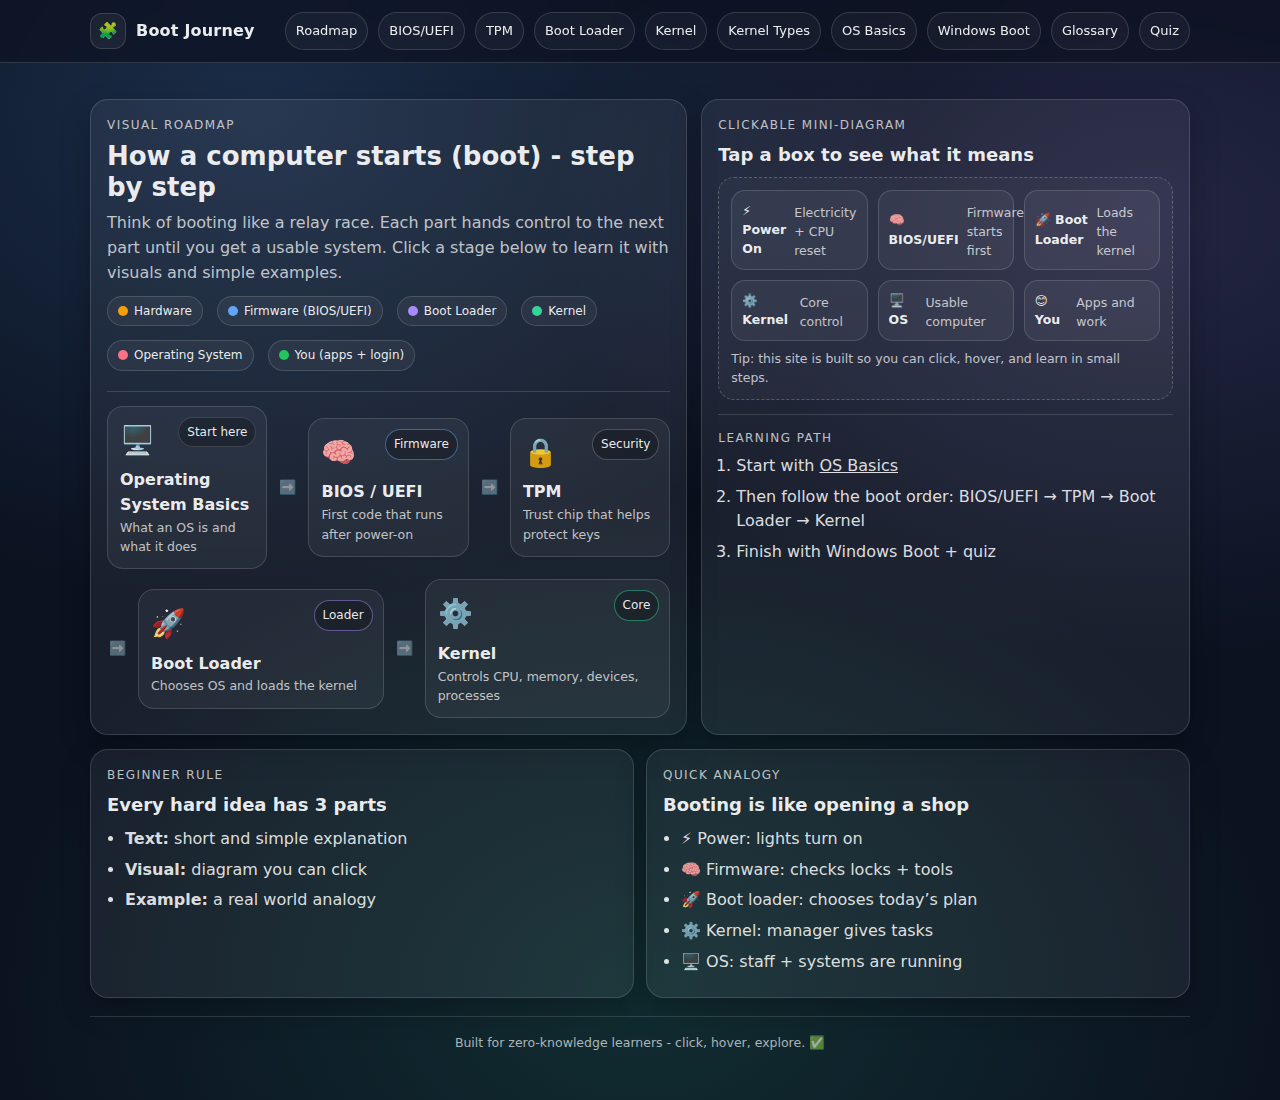
<file: index.html>
<!doctype html>
<html lang="en">
<head>
  <meta charset="utf-8" />
  <meta name="viewport" content="width=device-width, initial-scale=1" />
  <title>Boot Journey - Visual Roadmap</title>
  <link rel="stylesheet" href="assets/styles.css" />
</head>
<body>
  <!-- Top Navigation -->
  <header class="topbar">
    <div class="topbar-inner">
      <a class="brand" href="index.html" aria-label="Boot Journey Home">
        <div class="logo">🧩</div>
        <div>Boot Journey</div>
      </a>
      <nav class="nav" aria-label="Main navigation">
        <a data-nav href="index.html">Roadmap</a>
        <a data-nav href="bios-uefi.html">BIOS/UEFI</a>
        <a data-nav href="tpm.html">TPM</a>
        <a data-nav href="bootloader.html">Boot Loader</a>
        <a data-nav href="kernel.html">Kernel</a>
        <a data-nav href="kernel-types.html">Kernel Types</a>
        <a data-nav href="os-basics.html">OS Basics</a>
        <a data-nav href="windows-boot.html">Windows Boot</a>
        <a data-nav href="glossary.html">Glossary</a>
        <a data-nav href="quiz.html">Quiz</a>
      </nav>
    </div>
  </header>

  <main class="container">
    <div class="breadcrumb" data-breadcrumb></div>

    <section class="hero">
      <div class="card">
        <p class="kicker">Visual roadmap</p>
        <h1 class="h1">How a computer starts (boot) - step by step</h1>
        <p class="lead">
          Think of booting like a relay race. Each part hands control to the next part until you get a usable system.
          Click a stage below to learn it with visuals and simple examples.
        </p>

        <div class="badges" aria-label="Color legend">
          <span class="tag"><span class="dot hw"></span>Hardware</span>
          <span class="tag"><span class="dot fw"></span>Firmware (BIOS/UEFI)</span>
          <span class="tag"><span class="dot bl"></span>Boot Loader</span>
          <span class="tag"><span class="dot k"></span>Kernel</span>
          <span class="tag"><span class="dot os"></span>Operating System</span>
          <span class="tag"><span class="dot user"></span>You (apps + login)</span>
        </div>

        <hr class="sep" />

        <div class="roadmap" aria-label="Boot sequence roadmap">
          <a class="stage" href="os-basics.html" aria-label="Start with OS basics">
            <div class="chip">Start here</div>
            <div style="font-size:28px;">🖥️</div>
            <div class="label">Operating System Basics</div>
            <div class="mini">What an OS is and what it does</div>
          </a>

          <span class="arrow">➡️</span>

          <a class="stage" href="bios-uefi.html" aria-label="Go to BIOS and UEFI">
            <div class="chip" style="border-color: rgba(96,165,250,0.5);">Firmware</div>
            <div style="font-size:28px;">🧠</div>
            <div class="label">BIOS / UEFI</div>
            <div class="mini">First code that runs after power-on</div>
          </a>

          <span class="arrow">➡️</span>

          <a class="stage" href="tpm.html" aria-label="Go to TPM">
            <div class="chip" style="border-color: rgba(255,255,255,0.22);">Security</div>
            <div style="font-size:28px;">🔒</div>
            <div class="label">TPM</div>
            <div class="mini">Trust chip that helps protect keys</div>
          </a>

          <span class="arrow">➡️</span>

          <a class="stage" href="bootloader.html" aria-label="Go to Boot Loader">
            <div class="chip" style="border-color: rgba(167,139,250,0.5);">Loader</div>
            <div style="font-size:28px;">🚀</div>
            <div class="label">Boot Loader</div>
            <div class="mini">Chooses OS and loads the kernel</div>
          </a>

          <span class="arrow">➡️</span>

          <a class="stage" href="kernel.html" aria-label="Go to Kernel">
            <div class="chip" style="border-color: rgba(52,211,153,0.5);">Core</div>
            <div style="font-size:28px;">⚙️</div>
            <div class="label">Kernel</div>
            <div class="mini">Controls CPU, memory, devices, processes</div>
          </a>
        </div>
      </div>

      <aside class="card">
        <p class="kicker">Clickable mini-diagram</p>
        <h2 class="h2">Tap a box to see what it means</h2>

        <div class="diagram" role="group" aria-label="Clickable boot diagram">
          <div class="diagram-grid">
            <div class="node" data-pop-title="Power On ⚡"
                 data-pop-text="Electric power reaches the motherboard. The CPU resets and starts from a fixed starting point."
                 aria-label="Power On node">
              <div class="title">⚡ Power On</div>
              <div class="sub">Electricity + CPU reset</div>
            </div>

            <div class="node" data-pop-title="BIOS / UEFI 🧠"
                 data-pop-text="Firmware stored on the motherboard. It checks hardware (basic tests) and finds a boot option."
                 aria-label="BIOS UEFI node">
              <div class="title">🧠 BIOS/UEFI</div>
              <div class="sub">Firmware starts first</div>
            </div>

            <div class="node" data-pop-title="Boot Loader 🚀"
                 data-pop-text="A small program that loads the operating system’s kernel into memory and starts it."
                 aria-label="Boot Loader node">
              <div class="title">🚀 Boot Loader</div>
              <div class="sub">Loads the kernel</div>
            </div>

            <div class="node" data-pop-title="Kernel ⚙️"
                 data-pop-text="The core manager. It controls CPU time, memory, devices, and starts system services."
                 aria-label="Kernel node">
              <div class="title">⚙️ Kernel</div>
              <div class="sub">Core control</div>
            </div>

            <div class="node" data-pop-title="Operating System 🖥️"
                 data-pop-text="The full system: drivers, services, user interface, apps. You can log in and use programs."
                 aria-label="Operating System node">
              <div class="title">🖥️ OS</div>
              <div class="sub">Usable computer</div>
            </div>

            <div class="node" data-pop-title="You + Apps 😊"
                 data-pop-text="Login screen appears. You open apps. The OS and kernel keep everything running."
                 aria-label="User node">
              <div class="title">😊 You</div>
              <div class="sub">Apps and work</div>
            </div>
          </div>

          <div class="pop" data-pop aria-live="polite"></div>
          <div class="hint">Tip: this site is built so you can click, hover, and learn in small steps.</div>
        </div>

        <hr class="sep" />

        <p class="kicker">Learning path</p>
        <ol class="list">
          <li>Start with <a href="os-basics.html" style="text-decoration: underline;">OS Basics</a></li>
          <li>Then follow the boot order: BIOS/UEFI → TPM → Boot Loader → Kernel</li>
          <li>Finish with Windows Boot + quiz</li>
        </ol>
      </aside>
    </section>

    <section class="grid">
      <div class="card col-6">
        <p class="kicker">Beginner rule</p>
        <h2 class="h2">Every hard idea has 3 parts</h2>
        <ul class="list">
          <li><b>Text:</b> short and simple explanation</li>
          <li><b>Visual:</b> diagram you can click</li>
          <li><b>Example:</b> a real world analogy</li>
        </ul>
      </div>

      <div class="card col-6">
        <p class="kicker">Quick analogy</p>
        <h2 class="h2">Booting is like opening a shop</h2>
        <ul class="list">
          <li>⚡ Power: lights turn on</li>
          <li>🧠 Firmware: checks locks + tools</li>
          <li>🚀 Boot loader: chooses today’s plan</li>
          <li>⚙️ Kernel: manager gives tasks</li>
          <li>🖥️ OS: staff + systems are running</li>
        </ul>
      </div>
    </section>

    <div class="footer">
      Built for zero-knowledge learners - click, hover, explore. ✅
    </div>
  </main>

  <script>
    window.BC = [{label:"Home", href:"index.html"}];
  </script>
  <script src="assets/app.js"></script>
</body>
</html>
</file>
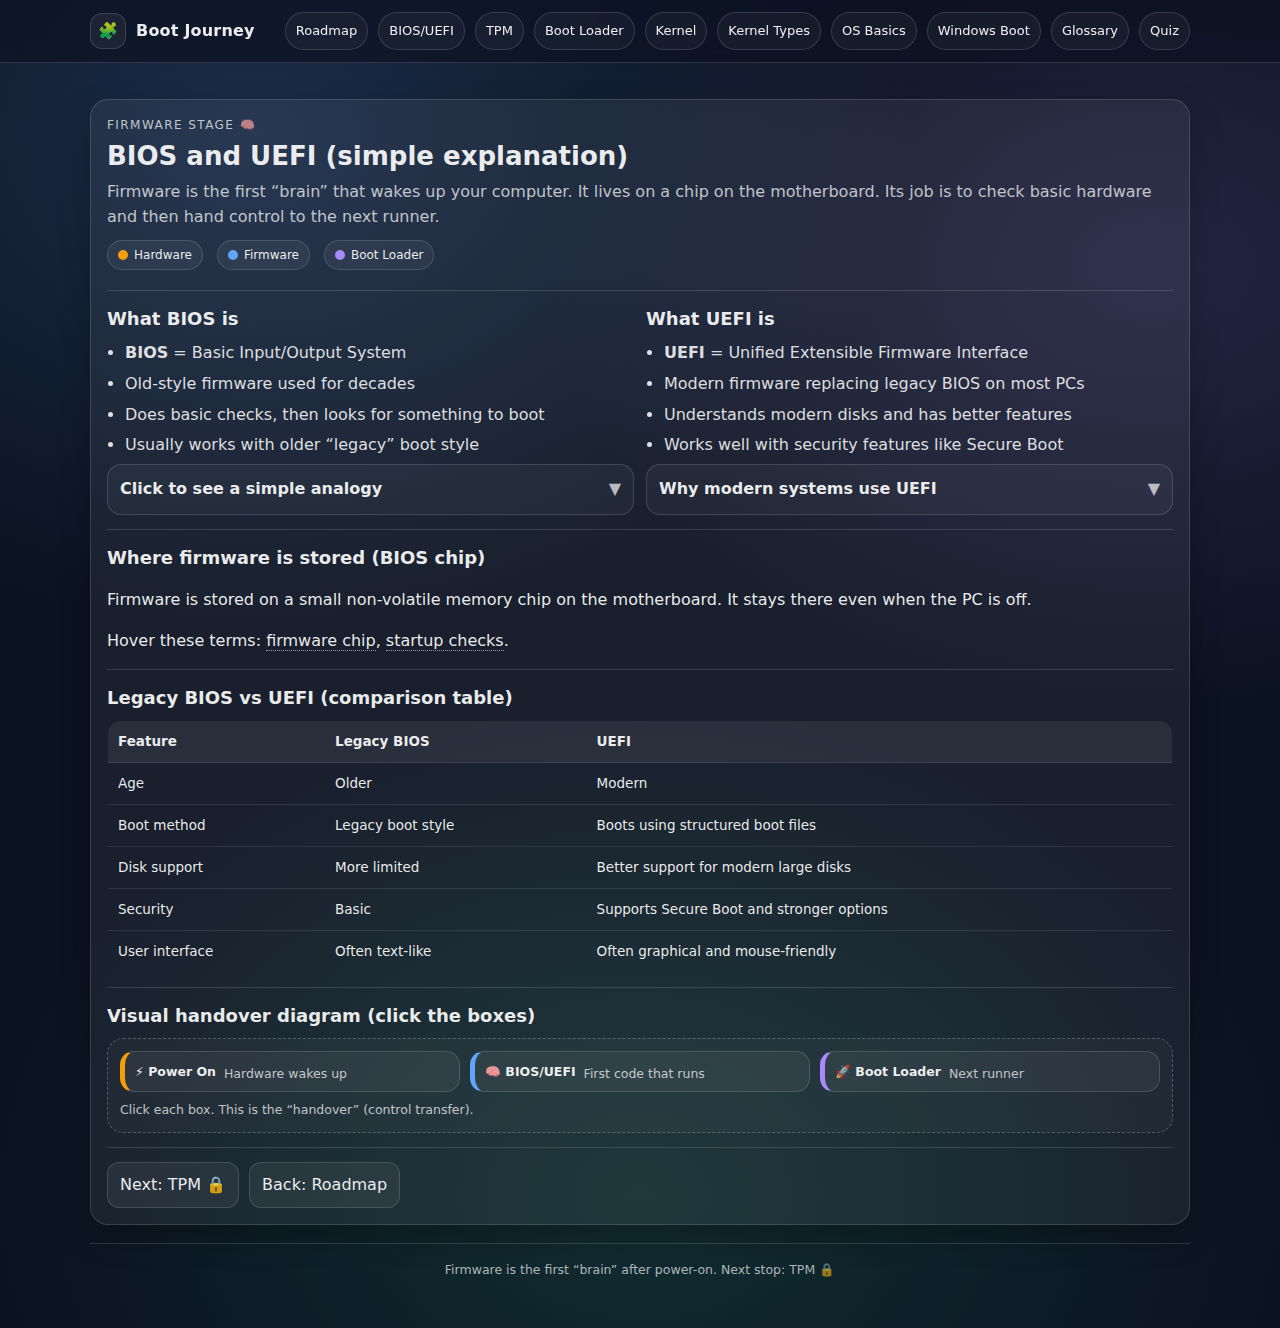
<file: bios-uefi.html>
<!doctype html>
<html lang="en">
<head>
  <meta charset="utf-8" />
  <meta name="viewport" content="width=device-width, initial-scale=1" />
  <title>Boot Journey - BIOS and UEFI</title>
  <link rel="stylesheet" href="assets/styles.css" />
</head>
<body>
  <header class="topbar">
    <div class="topbar-inner">
      <a class="brand" href="index.html"><div class="logo">🧩</div><div>Boot Journey</div></a>
      <nav class="nav" aria-label="Main navigation">
        <a data-nav href="index.html">Roadmap</a>
        <a data-nav href="bios-uefi.html">BIOS/UEFI</a>
        <a data-nav href="tpm.html">TPM</a>
        <a data-nav href="bootloader.html">Boot Loader</a>
        <a data-nav href="kernel.html">Kernel</a>
        <a data-nav href="kernel-types.html">Kernel Types</a>
        <a data-nav href="os-basics.html">OS Basics</a>
        <a data-nav href="windows-boot.html">Windows Boot</a>
        <a data-nav href="glossary.html">Glossary</a>
        <a data-nav href="quiz.html">Quiz</a>
      </nav>
    </div>
  </header>

  <main class="container">
    <div class="breadcrumb" data-breadcrumb></div>

    <section class="card">
      <p class="kicker">Firmware stage 🧠</p>
      <h1 class="h1">BIOS and UEFI (simple explanation)</h1>
      <p class="lead">
        Firmware is the first “brain” that wakes up your computer. It lives on a chip on the motherboard.
        Its job is to check basic hardware and then hand control to the next runner.
      </p>

      <div class="badges">
        <span class="tag"><span class="dot hw"></span>Hardware</span>
        <span class="tag"><span class="dot fw"></span>Firmware</span>
        <span class="tag"><span class="dot bl"></span>Boot Loader</span>
      </div>

      <hr class="sep" />

      <div class="grid">
        <div class="col-6">
          <h2 class="h2">What BIOS is</h2>
          <ul class="list">
            <li><b>BIOS</b> = Basic Input/Output System</li>
            <li>Old-style firmware used for decades</li>
            <li>Does basic checks, then looks for something to boot</li>
            <li>Usually works with older “legacy” boot style</li>
          </ul>

          <details class="expander">
            <summary>
              Click to see a simple analogy
              <span class="chev">▼</span>
            </summary>
            <div class="content">
              BIOS is like an older security guard who:
              <ul class="list">
                <li>checks the doors (RAM, keyboard, disks)</li>
                <li>then says “OK, start the store”</li>
              </ul>
            </div>
          </details>
        </div>

        <div class="col-6">
          <h2 class="h2">What UEFI is</h2>
          <ul class="list">
            <li><b>UEFI</b> = Unified Extensible Firmware Interface</li>
            <li>Modern firmware replacing legacy BIOS on most PCs</li>
            <li>Understands modern disks and has better features</li>
            <li>Works well with security features like Secure Boot</li>
          </ul>

          <details class="expander">
            <summary>
              Why modern systems use UEFI
              <span class="chev">▼</span>
            </summary>
            <div class="content">
              UEFI is more flexible and modern:
              <ul class="list">
                <li>can boot from large drives more easily</li>
                <li>supports more structured boot files</li>
                <li>often boots faster</li>
                <li>stronger security options</li>
              </ul>
            </div>
          </details>
        </div>
      </div>

      <hr class="sep" />

      <h2 class="h2">Where firmware is stored (BIOS chip)</h2>
      <p>
        Firmware is stored on a small non-volatile memory chip on the motherboard.
        It stays there even when the PC is off.
      </p>
      <p>
        Hover these terms:
        <span class="has-tip" data-tip="A small storage chip on the motherboard that keeps firmware code even when power is off.">firmware chip</span>,
        <span class="has-tip" data-tip="A quick basic check at startup. It tests things like memory and devices.">startup checks</span>.
      </p>

      <hr class="sep" />

      <h2 class="h2">Legacy BIOS vs UEFI (comparison table)</h2>
      <table class="table" aria-label="Legacy BIOS vs UEFI comparison">
        <thead>
          <tr>
            <th>Feature</th>
            <th>Legacy BIOS</th>
            <th>UEFI</th>
          </tr>
        </thead>
        <tbody>
          <tr>
            <td>Age</td>
            <td>Older</td>
            <td>Modern</td>
          </tr>
          <tr>
            <td>Boot method</td>
            <td>Legacy boot style</td>
            <td>Boots using structured boot files</td>
          </tr>
          <tr>
            <td>Disk support</td>
            <td>More limited</td>
            <td>Better support for modern large disks</td>
          </tr>
          <tr>
            <td>Security</td>
            <td>Basic</td>
            <td>Supports Secure Boot and stronger options</td>
          </tr>
          <tr>
            <td>User interface</td>
            <td>Often text-like</td>
            <td>Often graphical and mouse-friendly</td>
          </tr>
        </tbody>
      </table>

      <hr class="sep" />

      <h2 class="h2">Visual handover diagram (click the boxes)</h2>

      <div class="diagram" aria-label="Firmware handover diagram">
        <div class="diagram-grid">
          <div class="node" data-pop-title="1) Power On ⚡"
               data-pop-text="Power reaches the board. CPU resets. The system starts from a fixed start location."
               style="border-left: 5px solid var(--hw);">
            <div class="title">⚡ Power On</div>
            <div class="sub">Hardware wakes up</div>
          </div>

          <div class="node" data-pop-title="2) Firmware 🧠 (BIOS/UEFI)"
               data-pop-text="Firmware runs first. It checks basic devices, sets up hardware, and finds a boot option."
               style="border-left: 5px solid var(--fw);">
            <div class="title">🧠 BIOS/UEFI</div>
            <div class="sub">First code that runs</div>
          </div>

          <div class="node" data-pop-title="3) Boot Loader 🚀"
               data-pop-text="Firmware hands control to a boot loader. The loader picks an OS and loads the kernel."
               style="border-left: 5px solid var(--bl);">
            <div class="title">🚀 Boot Loader</div>
            <div class="sub">Next runner</div>
          </div>
        </div>

        <div class="pop" data-pop aria-live="polite"></div>
        <div class="hint">Click each box. This is the “handover” (control transfer).</div>
      </div>

      <hr class="sep" />

      <div class="btnrow">
        <a class="btn" href="tpm.html">Next: TPM 🔒</a>
        <a class="btn" href="index.html">Back: Roadmap</a>
      </div>
    </section>

    <div class="footer">Firmware is the first “brain” after power-on. Next stop: TPM 🔒</div>
  </main>

  <script>
    window.BC = [
      {label:"Home", href:"index.html"},
      {label:"BIOS / UEFI"}
    ];
  </script>
  <script src="assets/app.js"></script>
</body>
</html>
</file>
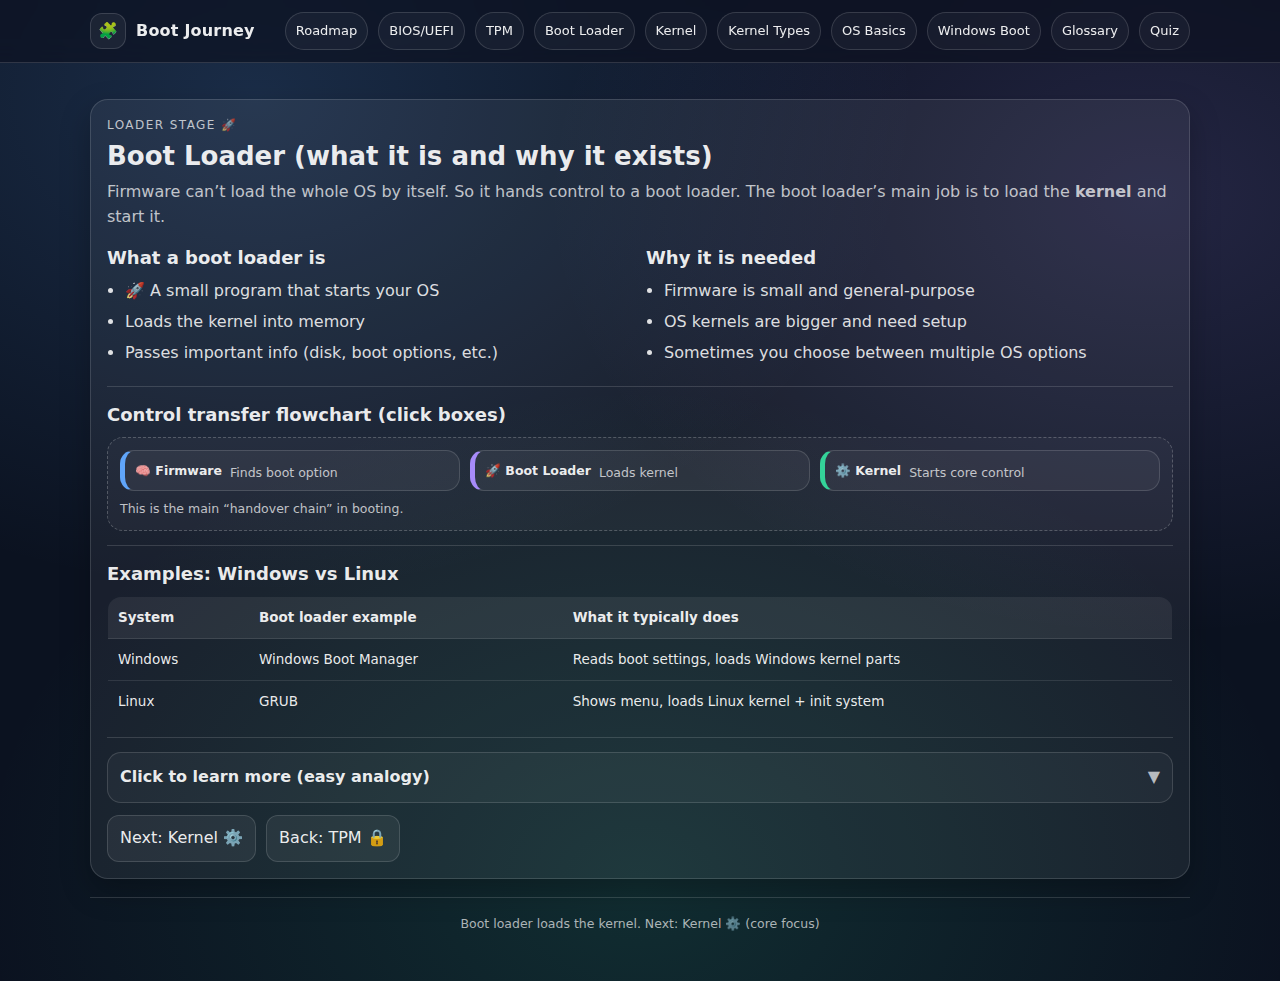
<file: bootloader.html>
<!doctype html>
<html lang="en">
<head>
  <meta charset="utf-8" />
  <meta name="viewport" content="width=device-width, initial-scale=1" />
  <title>Boot Journey - Boot Loader</title>
  <link rel="stylesheet" href="assets/styles.css" />
</head>
<body>
  <header class="topbar">
    <div class="topbar-inner">
      <a class="brand" href="index.html"><div class="logo">🧩</div><div>Boot Journey</div></a>
      <nav class="nav" aria-label="Main navigation">
        <a data-nav href="index.html">Roadmap</a>
        <a data-nav href="bios-uefi.html">BIOS/UEFI</a>
        <a data-nav href="tpm.html">TPM</a>
        <a data-nav href="bootloader.html">Boot Loader</a>
        <a data-nav href="kernel.html">Kernel</a>
        <a data-nav href="kernel-types.html">Kernel Types</a>
        <a data-nav href="os-basics.html">OS Basics</a>
        <a data-nav href="windows-boot.html">Windows Boot</a>
        <a data-nav href="glossary.html">Glossary</a>
        <a data-nav href="quiz.html">Quiz</a>
      </nav>
    </div>
  </header>

  <main class="container">
    <div class="breadcrumb" data-breadcrumb></div>

    <section class="card">
      <p class="kicker">Loader stage 🚀</p>
      <h1 class="h1">Boot Loader (what it is and why it exists)</h1>
      <p class="lead">
        Firmware can’t load the whole OS by itself. So it hands control to a boot loader.
        The boot loader’s main job is to load the <b>kernel</b> and start it.
      </p>

      <div class="grid">
        <div class="col-6">
          <h2 class="h2">What a boot loader is</h2>
          <ul class="list">
            <li>🚀 A small program that starts your OS</li>
            <li>Loads the kernel into memory</li>
            <li>Passes important info (disk, boot options, etc.)</li>
          </ul>
        </div>
        <div class="col-6">
          <h2 class="h2">Why it is needed</h2>
          <ul class="list">
            <li>Firmware is small and general-purpose</li>
            <li>OS kernels are bigger and need setup</li>
            <li>Sometimes you choose between multiple OS options</li>
          </ul>
        </div>
      </div>

      <hr class="sep" />

      <h2 class="h2">Control transfer flowchart (click boxes)</h2>
      <div class="diagram">
        <div class="diagram-grid">
          <div class="node" data-pop-title="Firmware 🧠 → Boot entry"
               data-pop-text="UEFI finds a boot entry (a boot file on disk) and starts it."
               style="border-left: 5px solid var(--fw);">
            <div class="title">🧠 Firmware</div>
            <div class="sub">Finds boot option</div>
          </div>

          <div class="node" data-pop-title="Boot Loader 🚀 → Kernel ⚙️"
               data-pop-text="Boot loader loads the kernel into RAM and jumps to the kernel start point."
               style="border-left: 5px solid var(--bl);">
            <div class="title">🚀 Boot Loader</div>
            <div class="sub">Loads kernel</div>
          </div>

          <div class="node" data-pop-title="Kernel ⚙️ → OS services 🖥️"
               data-pop-text="Kernel starts drivers and system services so the OS becomes usable."
               style="border-left: 5px solid var(--k);">
            <div class="title">⚙️ Kernel</div>
            <div class="sub">Starts core control</div>
          </div>
        </div>
        <div class="pop" data-pop aria-live="polite"></div>
        <div class="hint">This is the main “handover chain” in booting.</div>
      </div>

      <hr class="sep" />

      <h2 class="h2">Examples: Windows vs Linux</h2>
      <table class="table" aria-label="Boot loader examples comparison">
        <thead>
          <tr>
            <th>System</th>
            <th>Boot loader example</th>
            <th>What it typically does</th>
          </tr>
        </thead>
        <tbody>
          <tr>
            <td>Windows</td>
            <td>Windows Boot Manager</td>
            <td>Reads boot settings, loads Windows kernel parts</td>
          </tr>
          <tr>
            <td>Linux</td>
            <td>GRUB</td>
            <td>Shows menu, loads Linux kernel + init system</td>
          </tr>
        </tbody>
      </table>

      <hr class="sep" />

      <details class="expander">
        <summary>Click to learn more (easy analogy) <span class="chev">▼</span></summary>
        <div class="content">
          Boot loader is like a “starter key”:
          <ul class="list">
            <li>Firmware is the car’s electronics doing basic checks.</li>
            <li>Boot loader is turning the key to start the engine.</li>
            <li>Kernel is the engine running and controlling everything.</li>
          </ul>
        </div>
      </details>

      <div class="btnrow">
        <a class="btn" href="kernel.html">Next: Kernel ⚙️</a>
        <a class="btn" href="tpm.html">Back: TPM 🔒</a>
      </div>
    </section>

    <div class="footer">Boot loader loads the kernel. Next: Kernel ⚙️ (core focus)</div>
  </main>

  <script>
    window.BC = [
      {label:"Home", href:"index.html"},
      {label:"BIOS / UEFI", href:"bios-uefi.html"},
      {label:"TPM", href:"tpm.html"},
      {label:"Boot Loader"}
    ];
  </script>
  <script src="assets/app.js"></script>
</body>
</html>
</file>
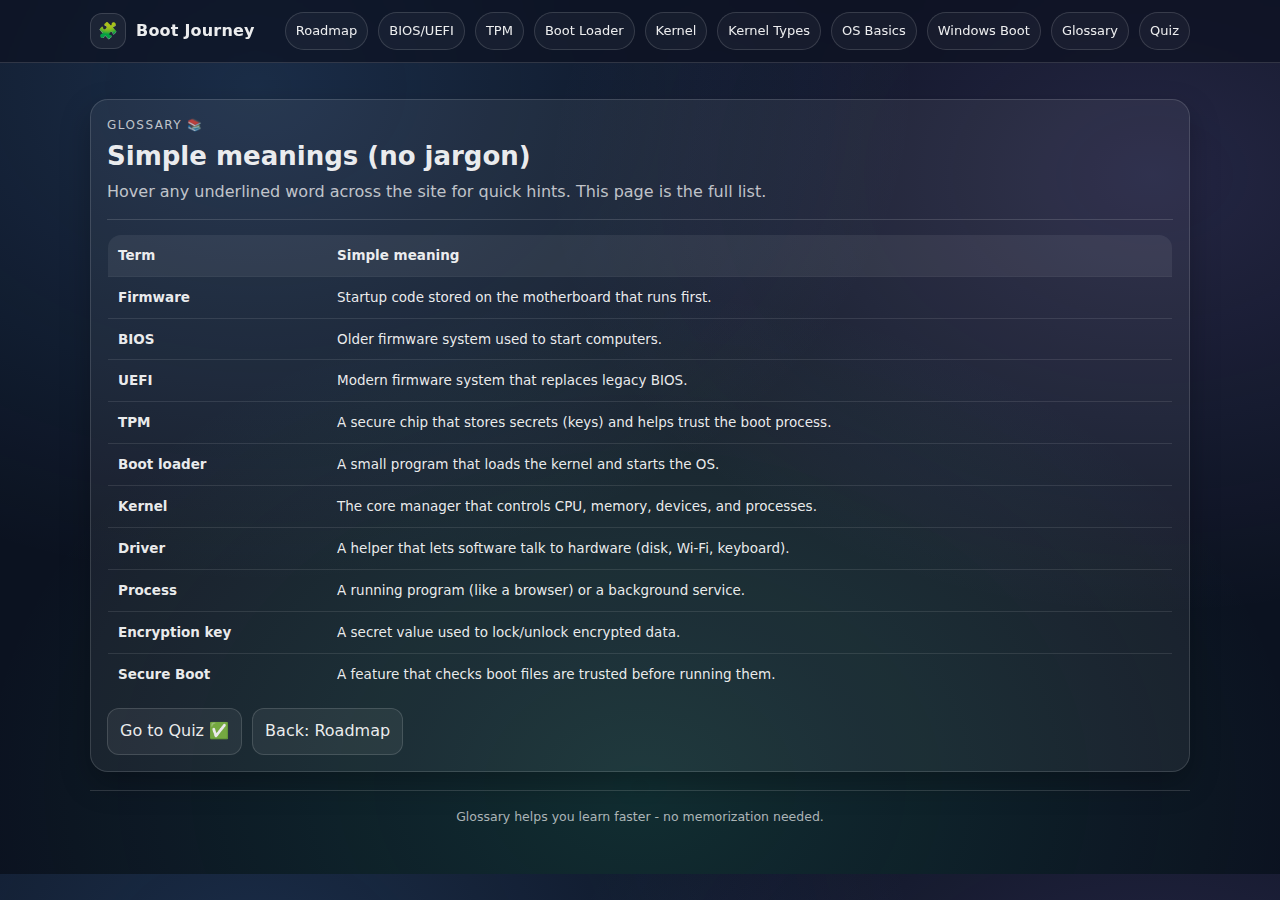
<file: glossary.html>
<!doctype html>
<html lang="en">
<head>
  <meta charset="utf-8" />
  <meta name="viewport" content="width=device-width, initial-scale=1" />
  <title>Boot Journey - Glossary</title>
  <link rel="stylesheet" href="assets/styles.css" />
</head>
<body>
  <header class="topbar">
    <div class="topbar-inner">
      <a class="brand" href="index.html"><div class="logo">🧩</div><div>Boot Journey</div></a>
      <nav class="nav" aria-label="Main navigation">
        <a data-nav href="index.html">Roadmap</a>
        <a data-nav href="bios-uefi.html">BIOS/UEFI</a>
        <a data-nav href="tpm.html">TPM</a>
        <a data-nav href="bootloader.html">Boot Loader</a>
        <a data-nav href="kernel.html">Kernel</a>
        <a data-nav href="kernel-types.html">Kernel Types</a>
        <a data-nav href="os-basics.html">OS Basics</a>
        <a data-nav href="windows-boot.html">Windows Boot</a>
        <a data-nav href="glossary.html">Glossary</a>
        <a data-nav href="quiz.html">Quiz</a>
      </nav>
    </div>
  </header>

  <main class="container">
    <div class="breadcrumb" data-breadcrumb></div>

    <section class="card">
      <p class="kicker">Glossary 📚</p>
      <h1 class="h1">Simple meanings (no jargon)</h1>
      <p class="lead">Hover any underlined word across the site for quick hints. This page is the full list.</p>

      <hr class="sep" />

      <table class="table" aria-label="Glossary table">
        <thead>
          <tr><th>Term</th><th>Simple meaning</th></tr>
        </thead>
        <tbody>
          <tr><td><b>Firmware</b></td><td>Startup code stored on the motherboard that runs first.</td></tr>
          <tr><td><b>BIOS</b></td><td>Older firmware system used to start computers.</td></tr>
          <tr><td><b>UEFI</b></td><td>Modern firmware system that replaces legacy BIOS.</td></tr>
          <tr><td><b>TPM</b></td><td>A secure chip that stores secrets (keys) and helps trust the boot process.</td></tr>
          <tr><td><b>Boot loader</b></td><td>A small program that loads the kernel and starts the OS.</td></tr>
          <tr><td><b>Kernel</b></td><td>The core manager that controls CPU, memory, devices, and processes.</td></tr>
          <tr><td><b>Driver</b></td><td>A helper that lets software talk to hardware (disk, Wi-Fi, keyboard).</td></tr>
          <tr><td><b>Process</b></td><td>A running program (like a browser) or a background service.</td></tr>
          <tr><td><b>Encryption key</b></td><td>A secret value used to lock/unlock encrypted data.</td></tr>
          <tr><td><b>Secure Boot</b></td><td>A feature that checks boot files are trusted before running them.</td></tr>
        </tbody>
      </table>

      <div class="btnrow">
        <a class="btn" href="quiz.html">Go to Quiz ✅</a>
        <a class="btn" href="index.html">Back: Roadmap</a>
      </div>
    </section>

    <div class="footer">Glossary helps you learn faster - no memorization needed.</div>
  </main>

  <script>
    window.BC = [
      {label:"Home", href:"index.html"},
      {label:"Glossary"}
    ];
  </script>
  <script src="assets/app.js"></script>
</body>
</html>
</file>
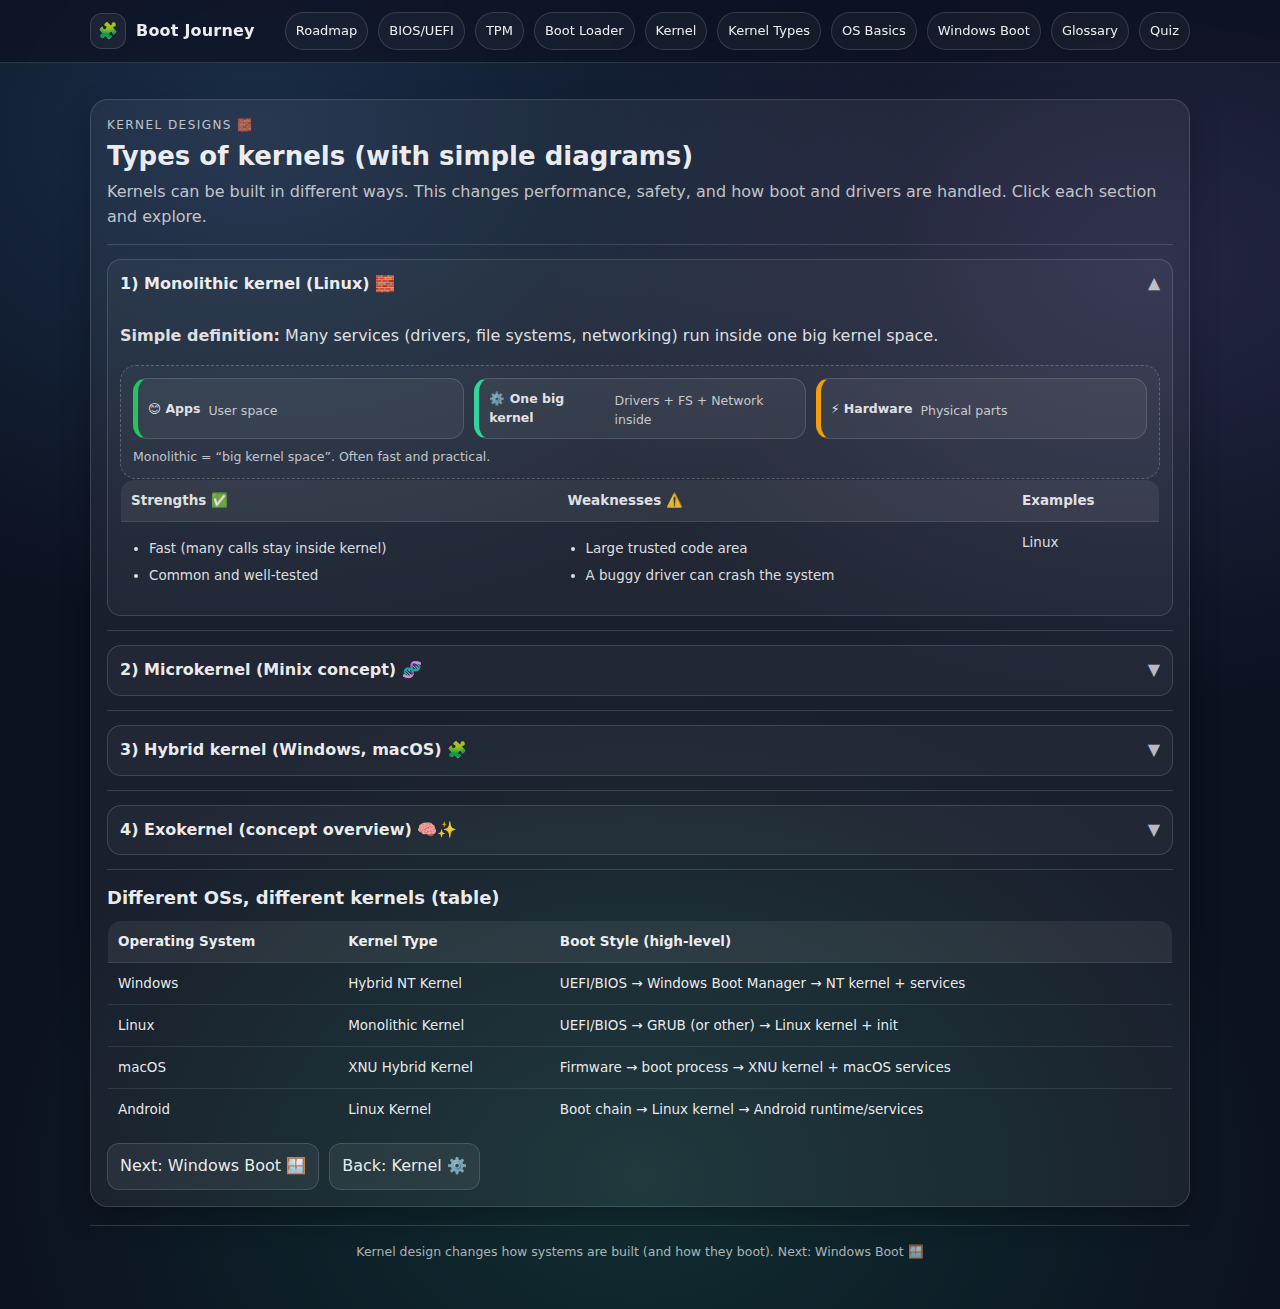
<file: kernel-types.html>
<!doctype html>
<html lang="en">
<head>
  <meta charset="utf-8" />
  <meta name="viewport" content="width=device-width, initial-scale=1" />
  <title>Boot Journey - Types of Kernels</title>
  <link rel="stylesheet" href="assets/styles.css" />
</head>
<body>
  <header class="topbar">
    <div class="topbar-inner">
      <a class="brand" href="index.html"><div class="logo">🧩</div><div>Boot Journey</div></a>
      <nav class="nav" aria-label="Main navigation">
        <a data-nav href="index.html">Roadmap</a>
        <a data-nav href="bios-uefi.html">BIOS/UEFI</a>
        <a data-nav href="tpm.html">TPM</a>
        <a data-nav href="bootloader.html">Boot Loader</a>
        <a data-nav href="kernel.html">Kernel</a>
        <a data-nav href="kernel-types.html">Kernel Types</a>
        <a data-nav href="os-basics.html">OS Basics</a>
        <a data-nav href="windows-boot.html">Windows Boot</a>
        <a data-nav href="glossary.html">Glossary</a>
        <a data-nav href="quiz.html">Quiz</a>
      </nav>
    </div>
  </header>

  <main class="container">
    <div class="breadcrumb" data-breadcrumb></div>

    <section class="card">
      <p class="kicker">Kernel designs 🧱</p>
      <h1 class="h1">Types of kernels (with simple diagrams)</h1>
      <p class="lead">
        Kernels can be built in different ways. This changes performance, safety, and how boot and drivers are handled.
        Click each section and explore.
      </p>

      <hr class="sep" />

      <!-- Monolithic -->
      <details class="expander" open>
        <summary>1) Monolithic kernel (Linux) 🧱 <span class="chev">▼</span></summary>
        <div class="content">
          <p><b>Simple definition:</b> Many services (drivers, file systems, networking) run inside one big kernel space.</p>

          <div class="diagram">
            <div class="diagram-grid">
              <div class="node" data-pop-title="Apps 😊"
                   data-pop-text="Apps request services from the OS (through system calls)."
                   style="border-left: 5px solid var(--user);">
                <div class="title">😊 Apps</div><div class="sub">User space</div>
              </div>
              <div class="node" data-pop-title="Monolithic kernel ⚙️"
                   data-pop-text="Most core services live inside the kernel. Fast calls, but larger trusted code."
                   style="border-left: 5px solid var(--k);">
                <div class="title">⚙️ One big kernel</div><div class="sub">Drivers + FS + Network inside</div>
              </div>
              <div class="node" data-pop-title="Hardware ⚡"
                   data-pop-text="CPU, RAM, disk, devices."
                   style="border-left: 5px solid var(--hw);">
                <div class="title">⚡ Hardware</div><div class="sub">Physical parts</div>
              </div>
            </div>
            <div class="pop" data-pop aria-live="polite"></div>
            <div class="hint">Monolithic = “big kernel space”. Often fast and practical.</div>
          </div>

          <table class="table" aria-label="Monolithic strengths weaknesses">
            <thead><tr><th>Strengths ✅</th><th>Weaknesses ⚠️</th><th>Examples</th></tr></thead>
            <tbody>
              <tr>
                <td>
                  <ul class="list">
                    <li>Fast (many calls stay inside kernel)</li>
                    <li>Common and well-tested</li>
                  </ul>
                </td>
                <td>
                  <ul class="list">
                    <li>Large trusted code area</li>
                    <li>A buggy driver can crash the system</li>
                  </ul>
                </td>
                <td>Linux</td>
              </tr>
            </tbody>
          </table>
        </div>
      </details>

      <hr class="sep" />

      <!-- Microkernel -->
      <details class="expander">
        <summary>2) Microkernel (Minix concept) 🧬 <span class="chev">▼</span></summary>
        <div class="content">
          <p><b>Simple definition:</b> Keep the kernel very small. Move many services (drivers, file systems) to user space.</p>

          <div class="diagram">
            <div class="diagram-grid">
              <div class="node" data-pop-title="User-space services 🧑‍🔧"
                   data-pop-text="Drivers and file systems can run as separate services outside the kernel."
                   style="border-left: 5px solid var(--os);">
                <div class="title">🧑‍🔧 Services</div><div class="sub">Drivers, FS in user space</div>
              </div>
              <div class="node" data-pop-title="Small kernel ⚙️"
                   data-pop-text="Kernel does only the most essential tasks: scheduling, memory, messaging."
                   style="border-left: 5px solid var(--k);">
                <div class="title">⚙️ Tiny kernel</div><div class="sub">Core basics only</div>
              </div>
              <div class="node" data-pop-title="Hardware ⚡"
                   data-pop-text="Physical devices."
                   style="border-left: 5px solid var(--hw);">
                <div class="title">⚡ Hardware</div><div class="sub">Physical parts</div>
              </div>
            </div>
            <div class="pop" data-pop aria-live="polite"></div>
            <div class="hint">Microkernel = “small core + services outside”. Often safer, sometimes slower.</div>
          </div>

          <table class="table" aria-label="Microkernel strengths weaknesses">
            <thead><tr><th>Strengths ✅</th><th>Weaknesses ⚠️</th><th>Examples</th></tr></thead>
            <tbody>
              <tr>
                <td>
                  <ul class="list">
                    <li>Smaller trusted kernel</li>
                    <li>Better isolation (a driver crash may not crash everything)</li>
                  </ul>
                </td>
                <td>
                  <ul class="list">
                    <li>More messaging between parts</li>
                    <li>Can be slower or more complex</li>
                  </ul>
                </td>
                <td>Minix (classic microkernel example)</td>
              </tr>
            </tbody>
          </table>
        </div>
      </details>

      <hr class="sep" />

      <!-- Hybrid -->
      <details class="expander">
        <summary>3) Hybrid kernel (Windows, macOS) 🧩 <span class="chev">▼</span></summary>
        <div class="content">
          <p><b>Simple definition:</b> A mix: tries to keep some microkernel ideas but also keeps performance by placing many services in kernel space.</p>

          <div class="diagram">
            <div class="diagram-grid">
              <div class="node" data-pop-title="Apps 😊"
                   data-pop-text="Apps run in user space."
                   style="border-left: 5px solid var(--user);">
                <div class="title">😊 Apps</div><div class="sub">User space</div>
              </div>
              <div class="node" data-pop-title="Hybrid kernel ⚙️"
                   data-pop-text="Core + many drivers and services remain in kernel space for speed."
                   style="border-left: 5px solid var(--k);">
                <div class="title">⚙️ Hybrid core</div><div class="sub">Mix of ideas</div>
              </div>
              <div class="node" data-pop-title="Some services outside 🧑‍🔧"
                   data-pop-text="Some parts can be modular or run as services, depending on OS design."
                   style="border-left: 5px solid var(--os);">
                <div class="title">🧑‍🔧 Extra services</div><div class="sub">Varies by OS</div>
              </div>
            </div>
            <div class="pop" data-pop aria-live="polite"></div>
            <div class="hint">Hybrid = “balance safety + speed” (in practice).</div>
          </div>

          <table class="table" aria-label="Hybrid strengths weaknesses">
            <thead><tr><th>Strengths ✅</th><th>Weaknesses ⚠️</th><th>Examples</th></tr></thead>
            <tbody>
              <tr>
                <td>
                  <ul class="list">
                    <li>Good performance</li>
                    <li>Can still be modular</li>
                  </ul>
                </td>
                <td>
                  <ul class="list">
                    <li>Not as small as a microkernel</li>
                    <li>More complexity in design</li>
                  </ul>
                </td>
                <td>Windows NT kernel (hybrid), macOS XNU (hybrid)</td>
              </tr>
            </tbody>
          </table>
        </div>
      </details>

      <hr class="sep" />

      <!-- Exokernel -->
      <details class="expander">
        <summary>4) Exokernel (concept overview) 🧠✨ <span class="chev">▼</span></summary>
        <div class="content">
          <p><b>Simple definition:</b> The kernel gives applications more direct control of hardware resources (with safety rules), and apps build what they need on top.</p>

          <div class="diagram">
            <div class="diagram-grid">
              <div class="node" data-pop-title="Apps build libraries 🧰"
                   data-pop-text="Apps can use special libraries to manage resources more directly."
                   style="border-left: 5px solid var(--user);">
                <div class="title">🧰 App libraries</div><div class="sub">Custom control</div>
              </div>
              <div class="node" data-pop-title="Exokernel core ⚙️"
                   data-pop-text="Very small core that securely multiplexes hardware (shares it safely)."
                   style="border-left: 5px solid var(--k);">
                <div class="title">⚙️ Tiny exokernel</div><div class="sub">Safety + sharing</div>
              </div>
              <div class="node" data-pop-title="Hardware ⚡"
                   data-pop-text="CPU, memory, devices."
                   style="border-left: 5px solid var(--hw);">
                <div class="title">⚡ Hardware</div><div class="sub">Resources</div>
              </div>
            </div>
            <div class="pop" data-pop aria-live="polite"></div>
            <div class="hint">Exokernel is often discussed as a research / concept idea.</div>
          </div>

          <table class="table" aria-label="Exokernel strengths weaknesses">
            <thead><tr><th>Strengths ✅</th><th>Weaknesses ⚠️</th><th>Examples</th></tr></thead>
            <tbody>
              <tr>
                <td>
                  <ul class="list">
                    <li>Potentially very efficient</li>
                    <li>Apps can be more flexible</li>
                  </ul>
                </td>
                <td>
                  <ul class="list">
                    <li>Harder to build and maintain</li>
                    <li>Not common in everyday PCs</li>
                  </ul>
                </td>
                <td>Conceptual overview (research-style designs)</td>
              </tr>
            </tbody>
          </table>
        </div>
      </details>

      <hr class="sep" />

      <h2 class="h2">Different OSs, different kernels (table)</h2>
      <table class="table" aria-label="Operating system kernel type boot style table">
        <thead>
          <tr>
            <th>Operating System</th>
            <th>Kernel Type</th>
            <th>Boot Style (high-level)</th>
          </tr>
        </thead>
        <tbody>
          <tr>
            <td>Windows</td>
            <td>Hybrid NT Kernel</td>
            <td>UEFI/BIOS → Windows Boot Manager → NT kernel + services</td>
          </tr>
          <tr>
            <td>Linux</td>
            <td>Monolithic Kernel</td>
            <td>UEFI/BIOS → GRUB (or other) → Linux kernel + init</td>
          </tr>
          <tr>
            <td>macOS</td>
            <td>XNU Hybrid Kernel</td>
            <td>Firmware → boot process → XNU kernel + macOS services</td>
          </tr>
          <tr>
            <td>Android</td>
            <td>Linux Kernel</td>
            <td>Boot chain → Linux kernel → Android runtime/services</td>
          </tr>
        </tbody>
      </table>

      <div class="btnrow">
        <a class="btn" href="windows-boot.html">Next: Windows Boot 🪟</a>
        <a class="btn" href="kernel.html">Back: Kernel ⚙️</a>
      </div>
    </section>

    <div class="footer">Kernel design changes how systems are built (and how they boot). Next: Windows Boot 🪟</div>
  </main>

  <script>
    window.BC = [
      {label:"Home", href:"index.html"},
      {label:"Kernel", href:"kernel.html"},
      {label:"Kernel Types"}
    ];
  </script>
  <script src="assets/app.js"></script>
</body>
</html>
</file>
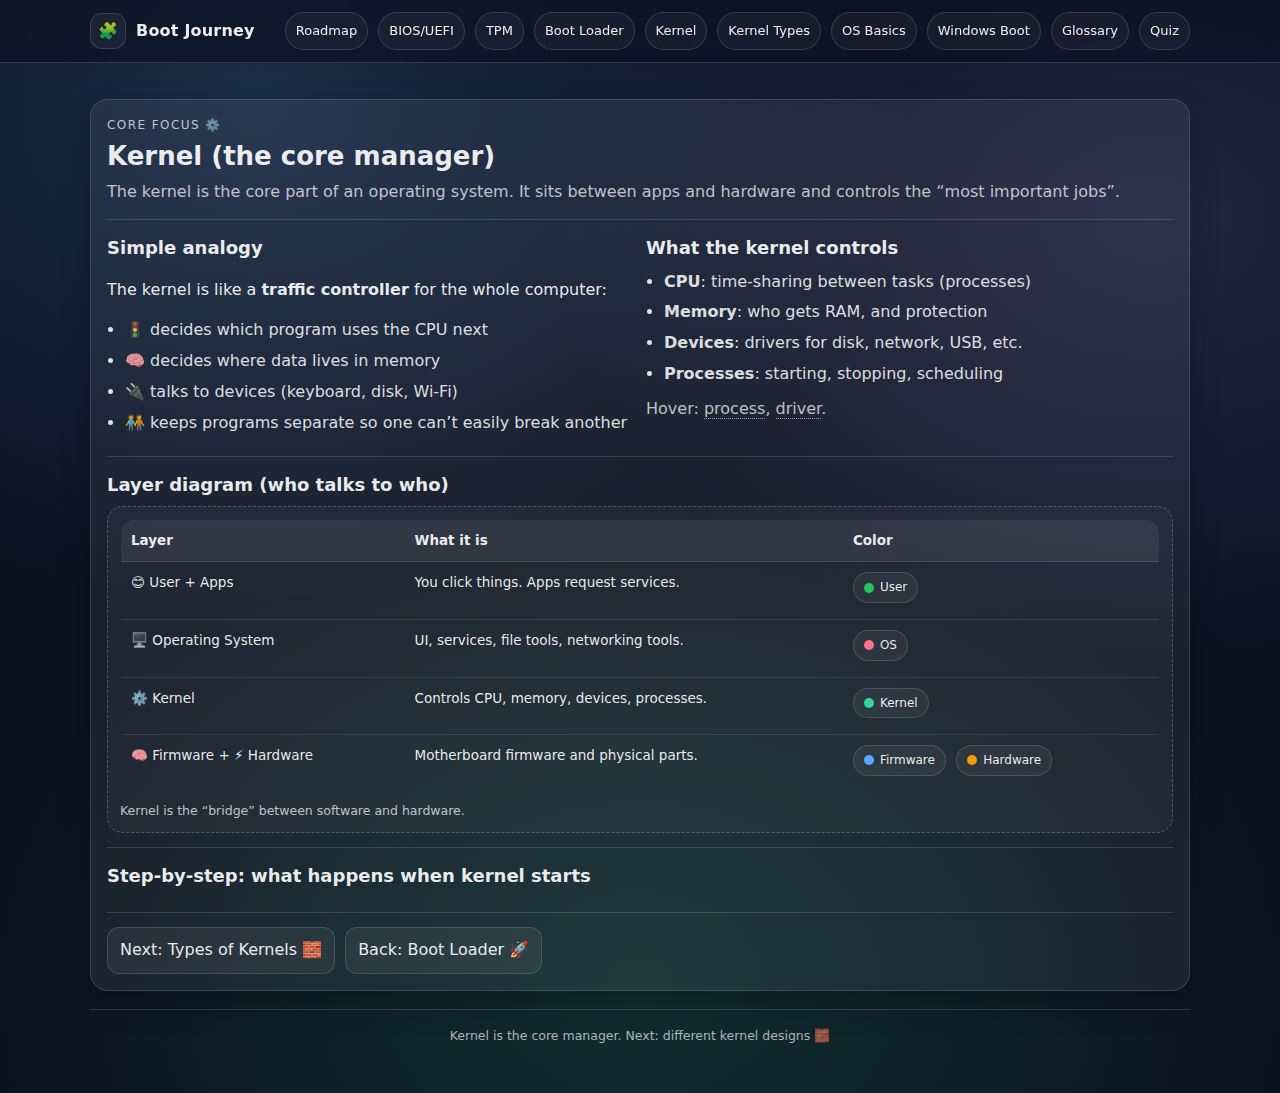
<file: kernel.html>
<!doctype html>
<html lang="en">
<head>
  <meta charset="utf-8" />
  <meta name="viewport" content="width=device-width, initial-scale=1" />
  <title>Boot Journey - Kernel</title>
  <link rel="stylesheet" href="assets/styles.css" />
</head>
<body>
  <header class="topbar">
    <div class="topbar-inner">
      <a class="brand" href="index.html"><div class="logo">🧩</div><div>Boot Journey</div></a>
      <nav class="nav" aria-label="Main navigation">
        <a data-nav href="index.html">Roadmap</a>
        <a data-nav href="bios-uefi.html">BIOS/UEFI</a>
        <a data-nav href="tpm.html">TPM</a>
        <a data-nav href="bootloader.html">Boot Loader</a>
        <a data-nav href="kernel.html">Kernel</a>
        <a data-nav href="kernel-types.html">Kernel Types</a>
        <a data-nav href="os-basics.html">OS Basics</a>
        <a data-nav href="windows-boot.html">Windows Boot</a>
        <a data-nav href="glossary.html">Glossary</a>
        <a data-nav href="quiz.html">Quiz</a>
      </nav>
    </div>
  </header>

  <main class="container">
    <div class="breadcrumb" data-breadcrumb></div>

    <section class="card">
      <p class="kicker">Core focus ⚙️</p>
      <h1 class="h1">Kernel (the core manager)</h1>
      <p class="lead">
        The kernel is the core part of an operating system. It sits between apps and hardware and controls the “most important jobs”.
      </p>

      <hr class="sep" />

      <div class="grid">
        <div class="col-6">
          <h2 class="h2">Simple analogy</h2>
          <p>
            The kernel is like a <b>traffic controller</b> for the whole computer:
          </p>
          <ul class="list">
            <li>🚦 decides which program uses the CPU next</li>
            <li>🧠 decides where data lives in memory</li>
            <li>🔌 talks to devices (keyboard, disk, Wi-Fi)</li>
            <li>🧑‍🤝‍🧑 keeps programs separate so one can’t easily break another</li>
          </ul>
        </div>

        <div class="col-6">
          <h2 class="h2">What the kernel controls</h2>
          <ul class="list">
            <li><b>CPU</b>: time-sharing between tasks (processes)</li>
            <li><b>Memory</b>: who gets RAM, and protection</li>
            <li><b>Devices</b>: drivers for disk, network, USB, etc.</li>
            <li><b>Processes</b>: starting, stopping, scheduling</li>
          </ul>
          <p style="color: var(--muted); margin: 10px 0 0;">
            Hover: <span class="has-tip" data-tip="A running program. For example: your browser, music player, or system service.">process</span>,
            <span class="has-tip" data-tip="A small helper that lets the OS talk to hardware like Wi-Fi or the disk.">driver</span>.
          </p>
        </div>
      </div>

      <hr class="sep" />

      <h2 class="h2">Layer diagram (who talks to who)</h2>
      <div class="diagram" aria-label="OS layer diagram">
        <table class="table" aria-label="Layered view">
          <thead>
            <tr>
              <th>Layer</th>
              <th>What it is</th>
              <th>Color</th>
            </tr>
          </thead>
          <tbody>
            <tr>
              <td>😊 User + Apps</td>
              <td>You click things. Apps request services.</td>
              <td><span class="tag"><span class="dot user"></span>User</span></td>
            </tr>
            <tr>
              <td>🖥️ Operating System</td>
              <td>UI, services, file tools, networking tools.</td>
              <td><span class="tag"><span class="dot os"></span>OS</span></td>
            </tr>
            <tr>
              <td>⚙️ Kernel</td>
              <td>Controls CPU, memory, devices, processes.</td>
              <td><span class="tag"><span class="dot k"></span>Kernel</span></td>
            </tr>
            <tr>
              <td>🧠 Firmware + ⚡ Hardware</td>
              <td>Motherboard firmware and physical parts.</td>
              <td>
                <span class="tag"><span class="dot fw"></span>Firmware</span>
                <span class="tag"><span class="dot hw"></span>Hardware</span>
              </td>
            </tr>
          </tbody>
        </table>
        <div class="hint">Kernel is the “bridge” between software and hardware.</div>
      </div>

      <hr class="sep" />

      <h2 class="h2">Step-by-step: what happens when kernel starts</h2>
      <div
        class="stepper"
        data-stepper
        data-steps='[
          {"title":"Kernel is loaded into RAM","text":"Boot loader places the kernel in memory and jumps to its start point."},
          {"title":"Kernel sets up CPU + memory rules","text":"It prepares scheduling and memory protection so programs can run safely."},
          {"title":"Kernel loads essential drivers","text":"It loads drivers for disk, keyboard, display, and other devices."},
          {"title":"Kernel starts core services","text":"It starts system services (like networking or logging) needed for the OS."},
          {"title":"Login and user space starts","text":"Now you can see a login screen and run apps on top of the OS."}
        ]'
        aria-label="Kernel startup stepper"
      ></div>

      <hr class="sep" />

      <div class="btnrow">
        <a class="btn" href="kernel-types.html">Next: Types of Kernels 🧱</a>
        <a class="btn" href="bootloader.html">Back: Boot Loader 🚀</a>
      </div>
    </section>

    <div class="footer">Kernel is the core manager. Next: different kernel designs 🧱</div>
  </main>

  <script>
    window.BC = [
      {label:"Home", href:"index.html"},
      {label:"BIOS / UEFI", href:"bios-uefi.html"},
      {label:"TPM", href:"tpm.html"},
      {label:"Boot Loader", href:"bootloader.html"},
      {label:"Kernel"}
    ];
  </script>
  <script src="assets/app.js"></script>
</body>
</html>
</file>
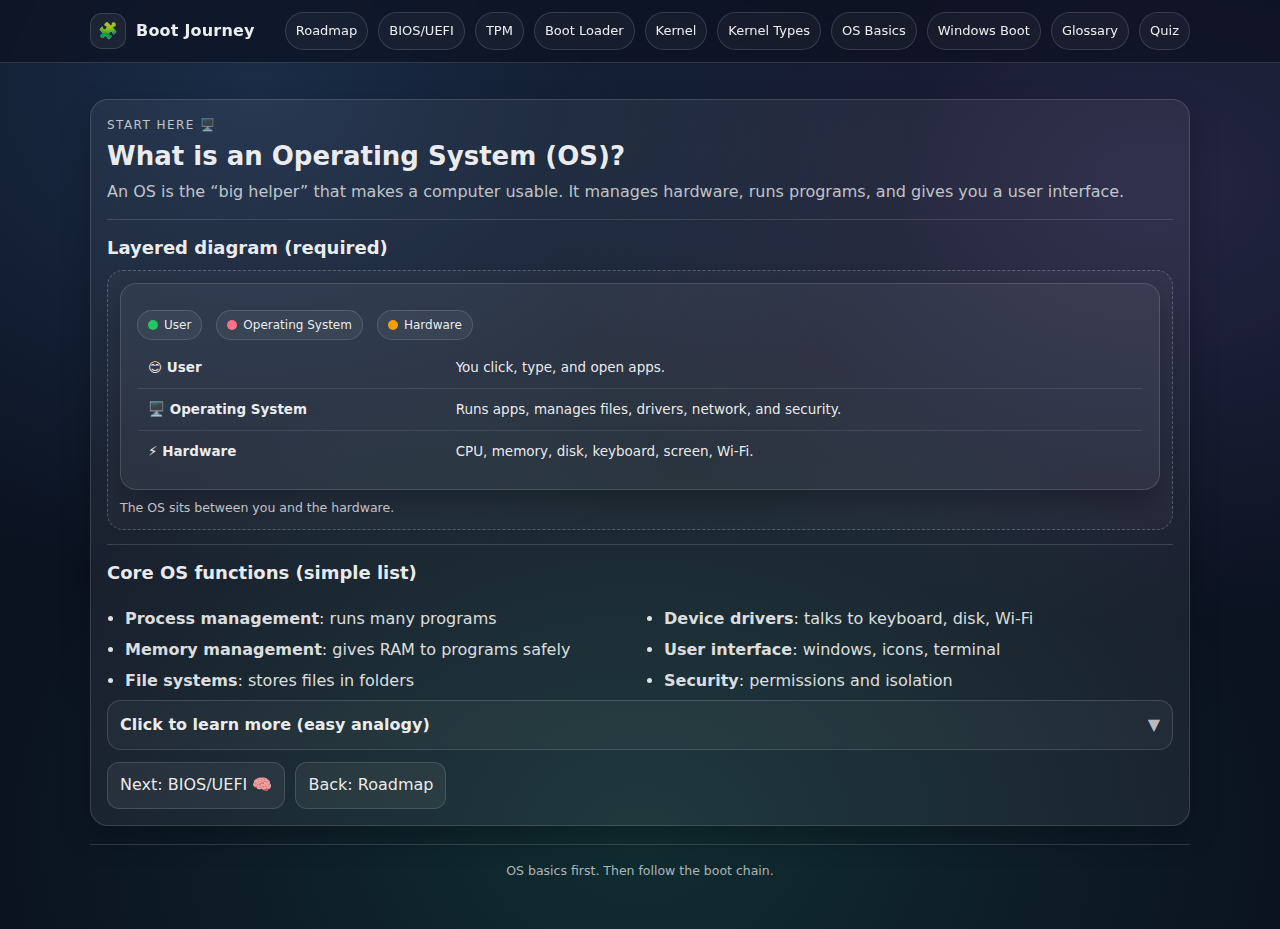
<file: os-basics.html>
<!doctype html>
<html lang="en">
<head>
  <meta charset="utf-8" />
  <meta name="viewport" content="width=device-width, initial-scale=1" />
  <title>Boot Journey - Operating System Basics</title>
  <link rel="stylesheet" href="assets/styles.css" />
</head>
<body>
  <header class="topbar">
    <div class="topbar-inner">
      <a class="brand" href="index.html"><div class="logo">🧩</div><div>Boot Journey</div></a>
      <nav class="nav" aria-label="Main navigation">
        <a data-nav href="index.html">Roadmap</a>
        <a data-nav href="bios-uefi.html">BIOS/UEFI</a>
        <a data-nav href="tpm.html">TPM</a>
        <a data-nav href="bootloader.html">Boot Loader</a>
        <a data-nav href="kernel.html">Kernel</a>
        <a data-nav href="kernel-types.html">Kernel Types</a>
        <a data-nav href="os-basics.html">OS Basics</a>
        <a data-nav href="windows-boot.html">Windows Boot</a>
        <a data-nav href="glossary.html">Glossary</a>
        <a data-nav href="quiz.html">Quiz</a>
      </nav>
    </div>
  </header>

  <main class="container">
    <div class="breadcrumb" data-breadcrumb></div>

    <section class="card">
      <p class="kicker">Start here 🖥️</p>
      <h1 class="h1">What is an Operating System (OS)?</h1>
      <p class="lead">
        An OS is the “big helper” that makes a computer usable. It manages hardware, runs programs, and gives you a user interface.
      </p>

      <hr class="sep" />

      <h2 class="h2">Layered diagram (required)</h2>
      <div class="diagram">
        <div class="card" style="background: rgba(255,255,255,0.04); border-radius: 16px; border: 1px solid var(--line);">
          <div class="badges">
            <span class="tag"><span class="dot user"></span>User</span>
            <span class="tag"><span class="dot os"></span>Operating System</span>
            <span class="tag"><span class="dot hw"></span>Hardware</span>
          </div>

          <table class="table" aria-label="User OS Hardware layers">
            <tbody>
              <tr><td><b>😊 User</b></td><td>You click, type, and open apps.</td></tr>
              <tr><td><b>🖥️ Operating System</b></td><td>Runs apps, manages files, drivers, network, and security.</td></tr>
              <tr><td><b>⚡ Hardware</b></td><td>CPU, memory, disk, keyboard, screen, Wi-Fi.</td></tr>
            </tbody>
          </table>
        </div>
        <div class="hint">The OS sits between you and the hardware.</div>
      </div>

      <hr class="sep" />

      <h2 class="h2">Core OS functions (simple list)</h2>
      <div class="grid">
        <div class="col-6">
          <ul class="list">
            <li><b>Process management</b>: runs many programs</li>
            <li><b>Memory management</b>: gives RAM to programs safely</li>
            <li><b>File systems</b>: stores files in folders</li>
          </ul>
        </div>
        <div class="col-6">
          <ul class="list">
            <li><b>Device drivers</b>: talks to keyboard, disk, Wi-Fi</li>
            <li><b>User interface</b>: windows, icons, terminal</li>
            <li><b>Security</b>: permissions and isolation</li>
          </ul>
        </div>
      </div>

      <details class="expander">
        <summary>Click to learn more (easy analogy) <span class="chev">▼</span></summary>
        <div class="content">
          The OS is like a hotel:
          <ul class="list">
            <li>Rooms = memory space for programs</li>
            <li>Reception = user interface</li>
            <li>Staff = services and drivers</li>
            <li>Rules = security and permissions</li>
          </ul>
        </div>
      </details>

      <div class="btnrow">
        <a class="btn" href="bios-uefi.html">Next: BIOS/UEFI 🧠</a>
        <a class="btn" href="index.html">Back: Roadmap</a>
      </div>
    </section>

    <div class="footer">OS basics first. Then follow the boot chain.</div>
  </main>

  <script>
    window.BC = [
      {label:"Home", href:"index.html"},
      {label:"OS Basics"}
    ];
  </script>
  <script src="assets/app.js"></script>
</body>
</html>
</file>
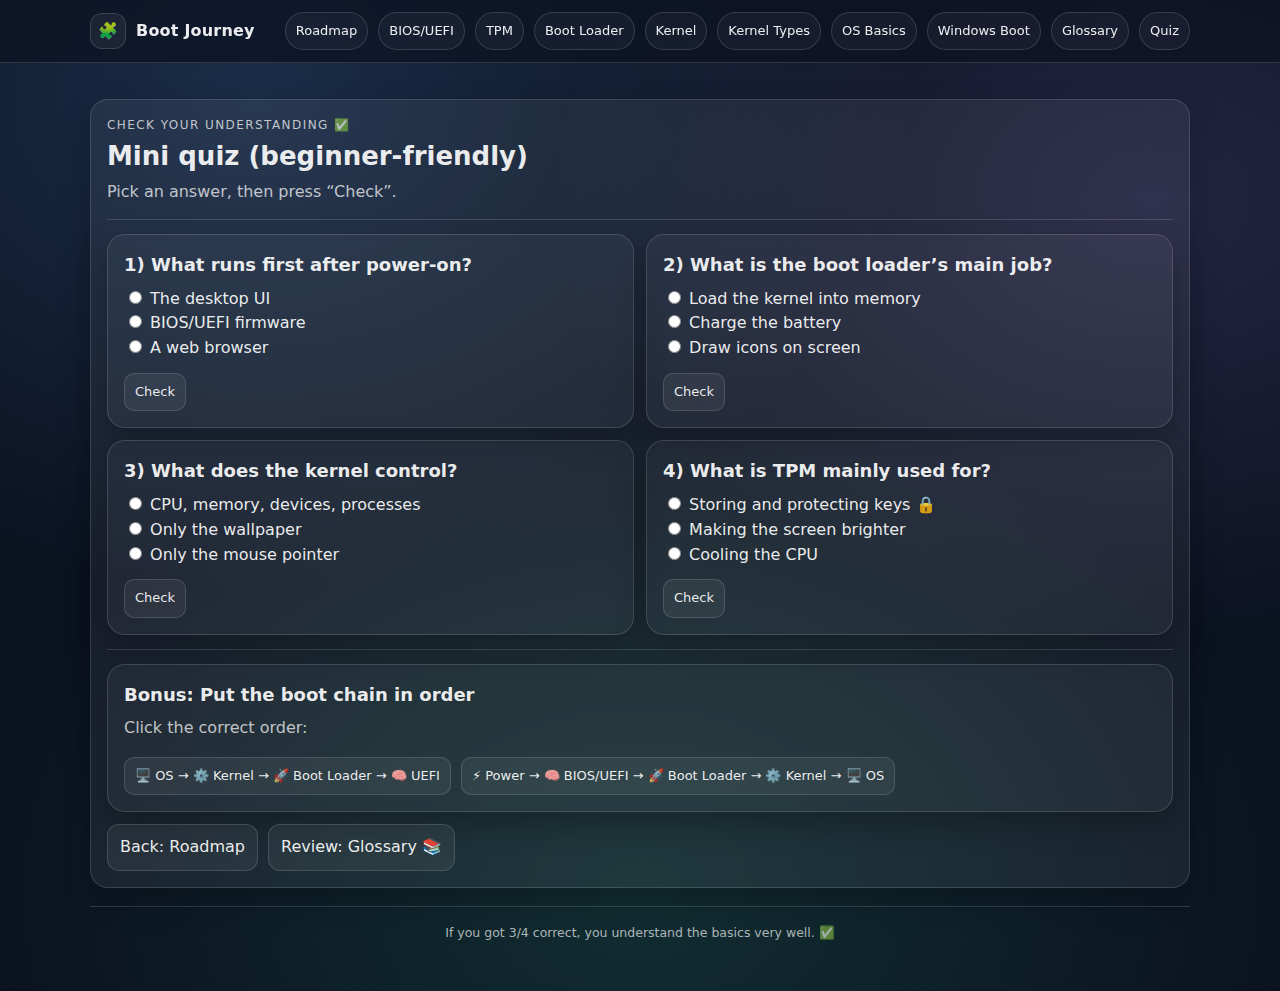
<file: quiz.html>
<!doctype html>
<html lang="en">
<head>
  <meta charset="utf-8" />
  <meta name="viewport" content="width=device-width, initial-scale=1" />
  <title>Boot Journey - Quiz</title>
  <link rel="stylesheet" href="assets/styles.css" />
</head>
<body>
  <header class="topbar">
    <div class="topbar-inner">
      <a class="brand" href="index.html"><div class="logo">🧩</div><div>Boot Journey</div></a>
      <nav class="nav" aria-label="Main navigation">
        <a data-nav href="index.html">Roadmap</a>
        <a data-nav href="bios-uefi.html">BIOS/UEFI</a>
        <a data-nav href="tpm.html">TPM</a>
        <a data-nav href="bootloader.html">Boot Loader</a>
        <a data-nav href="kernel.html">Kernel</a>
        <a data-nav href="kernel-types.html">Kernel Types</a>
        <a data-nav href="os-basics.html">OS Basics</a>
        <a data-nav href="windows-boot.html">Windows Boot</a>
        <a data-nav href="glossary.html">Glossary</a>
        <a data-nav href="quiz.html">Quiz</a>
      </nav>
    </div>
  </header>

  <main class="container">
    <div class="breadcrumb" data-breadcrumb></div>

    <section class="card">
      <p class="kicker">Check your understanding ✅</p>
      <h1 class="h1">Mini quiz (beginner-friendly)</h1>
      <p class="lead">Pick an answer, then press “Check”.</p>

      <hr class="sep" />

      <div class="grid">
        <div class="col-6">
          <div class="card" style="background: rgba(255,255,255,0.04);">
            <h2 class="h2">1) What runs first after power-on?</h2>
            <label><input type="radio" name="q1" value="a"> The desktop UI</label><br />
            <label><input type="radio" name="q1" value="b"> BIOS/UEFI firmware</label><br />
            <label><input type="radio" name="q1" value="c"> A web browser</label>
            <div class="btnrow">
              <button class="small" onclick="check('q1','b','Firmware runs first 🧠')">Check</button>
            </div>
            <p id="q1r" style="color: var(--muted); margin:0;"></p>
          </div>
        </div>

        <div class="col-6">
          <div class="card" style="background: rgba(255,255,255,0.04);">
            <h2 class="h2">2) What is the boot loader’s main job?</h2>
            <label><input type="radio" name="q2" value="a"> Load the kernel into memory</label><br />
            <label><input type="radio" name="q2" value="b"> Charge the battery</label><br />
            <label><input type="radio" name="q2" value="c"> Draw icons on screen</label>
            <div class="btnrow">
              <button class="small" onclick="check('q2','a','Boot loader loads the kernel 🚀')">Check</button>
            </div>
            <p id="q2r" style="color: var(--muted); margin:0;"></p>
          </div>
        </div>

        <div class="col-6">
          <div class="card" style="background: rgba(255,255,255,0.04);">
            <h2 class="h2">3) What does the kernel control?</h2>
            <label><input type="radio" name="q3" value="a"> CPU, memory, devices, processes</label><br />
            <label><input type="radio" name="q3" value="b"> Only the wallpaper</label><br />
            <label><input type="radio" name="q3" value="c"> Only the mouse pointer</label>
            <div class="btnrow">
              <button class="small" onclick="check('q3','a','Kernel is the core manager ⚙️')">Check</button>
            </div>
            <p id="q3r" style="color: var(--muted); margin:0;"></p>
          </div>
        </div>

        <div class="col-6">
          <div class="card" style="background: rgba(255,255,255,0.04);">
            <h2 class="h2">4) What is TPM mainly used for?</h2>
            <label><input type="radio" name="q4" value="a"> Storing and protecting keys 🔒</label><br />
            <label><input type="radio" name="q4" value="b"> Making the screen brighter</label><br />
            <label><input type="radio" name="q4" value="c"> Cooling the CPU</label>
            <div class="btnrow">
              <button class="small" onclick="check('q4','a','TPM helps protect secrets 🔒')">Check</button>
            </div>
            <p id="q4r" style="color: var(--muted); margin:0;"></p>
          </div>
        </div>
      </div>

      <hr class="sep" />

      <div class="card" style="background: rgba(255,255,255,0.04);">
        <h2 class="h2">Bonus: Put the boot chain in order</h2>
        <p style="color: var(--muted); margin-top:0;">Click the correct order:</p>
        <div class="btnrow">
          <button class="small" onclick="bonus(false)">🖥️ OS → ⚙️ Kernel → 🚀 Boot Loader → 🧠 UEFI</button>
          <button class="small" onclick="bonus(true)">⚡ Power → 🧠 BIOS/UEFI → 🚀 Boot Loader → ⚙️ Kernel → 🖥️ OS</button>
        </div>
        <p id="bonus" style="color: var(--muted); margin:0;"></p>
      </div>

      <div class="btnrow">
        <a class="btn" href="index.html">Back: Roadmap</a>
        <a class="btn" href="glossary.html">Review: Glossary 📚</a>
      </div>
    </section>

    <div class="footer">If you got 3/4 correct, you understand the basics very well. ✅</div>
  </main>

  <script>
    window.BC = [
      {label:"Home", href:"index.html"},
      {label:"Quiz"}
    ];

    function check(q, correct, msg){
      const selected = document.querySelector(`input[name="${q}"]:checked`);
      const out = document.getElementById(q+"r");
      if(!selected){
        out.textContent = "Pick an option first 🙂";
        return;
      }
      if(selected.value === correct){
        out.textContent = "✅ Correct! " + msg;
      }else{
        out.textContent = "❌ Not quite. Hint: review the roadmap boxes on the homepage.";
      }
    }

    function bonus(ok){
      const out = document.getElementById("bonus");
      out.textContent = ok ? "✅ Correct order! You nailed the boot chain." : "❌ Wrong order. Remember: firmware starts early, OS is later.";
    }
  </script>
  <script src="assets/app.js"></script>
</body>
</html>
</file>
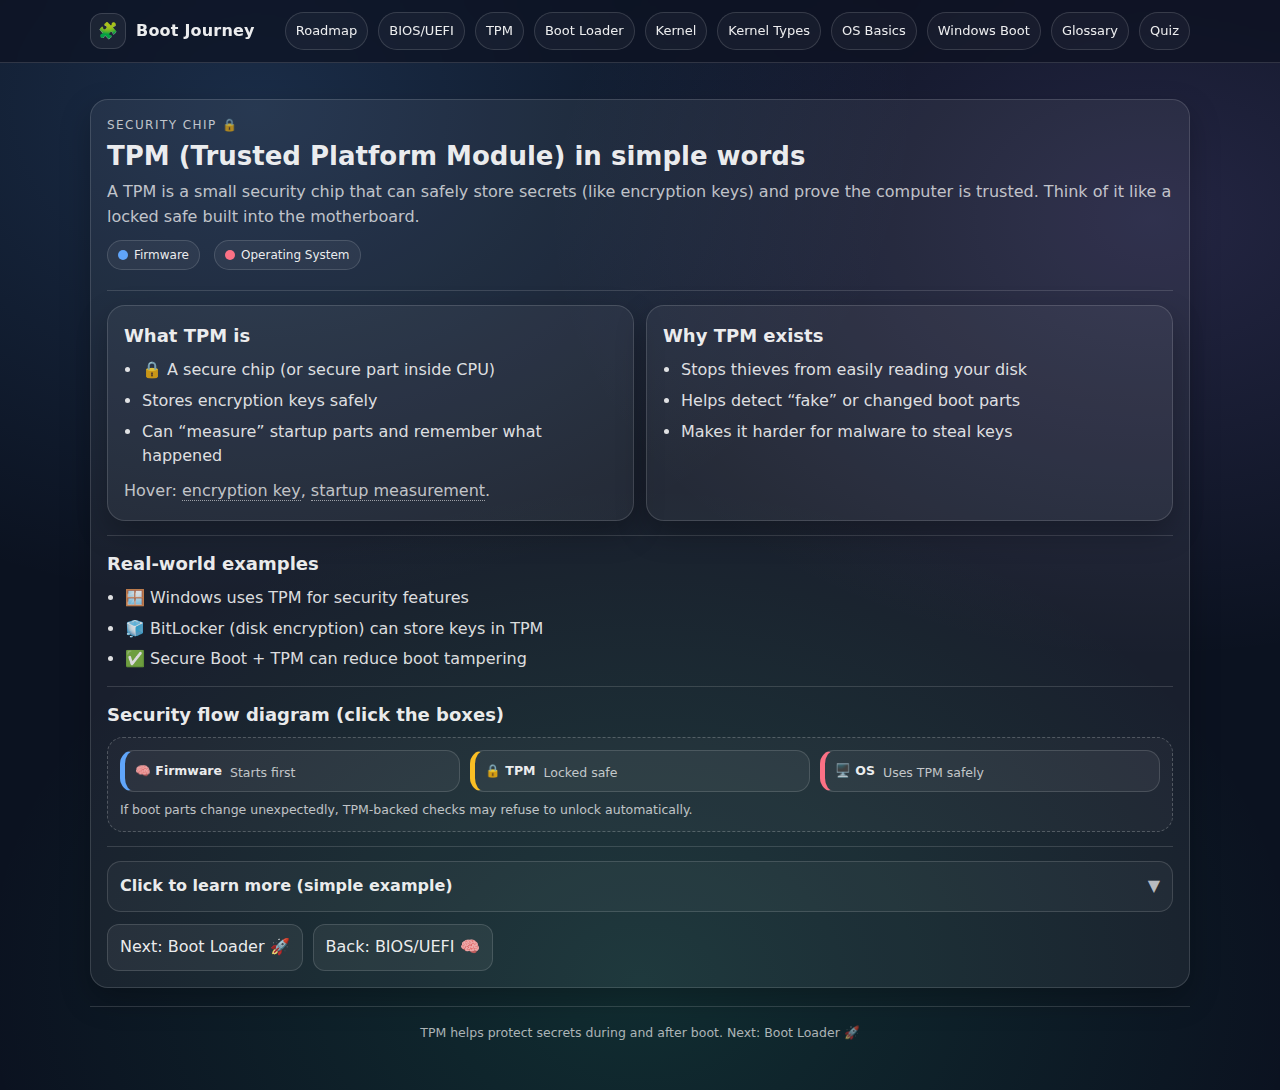
<file: tpm.html>
<!doctype html>
<html lang="en">
<head>
  <meta charset="utf-8" />
  <meta name="viewport" content="width=device-width, initial-scale=1" />
  <title>Boot Journey - TPM</title>
  <link rel="stylesheet" href="assets/styles.css" />
</head>
<body>
  <header class="topbar">
    <div class="topbar-inner">
      <a class="brand" href="index.html"><div class="logo">🧩</div><div>Boot Journey</div></a>
      <nav class="nav" aria-label="Main navigation">
        <a data-nav href="index.html">Roadmap</a>
        <a data-nav href="bios-uefi.html">BIOS/UEFI</a>
        <a data-nav href="tpm.html">TPM</a>
        <a data-nav href="bootloader.html">Boot Loader</a>
        <a data-nav href="kernel.html">Kernel</a>
        <a data-nav href="kernel-types.html">Kernel Types</a>
        <a data-nav href="os-basics.html">OS Basics</a>
        <a data-nav href="windows-boot.html">Windows Boot</a>
        <a data-nav href="glossary.html">Glossary</a>
        <a data-nav href="quiz.html">Quiz</a>
      </nav>
    </div>
  </header>

  <main class="container">
    <div class="breadcrumb" data-breadcrumb></div>

    <section class="card">
      <p class="kicker">Security chip 🔒</p>
      <h1 class="h1">TPM (Trusted Platform Module) in simple words</h1>
      <p class="lead">
        A TPM is a small security chip that can safely store secrets (like encryption keys) and prove the computer is trusted.
        Think of it like a locked safe built into the motherboard.
      </p>

      <div class="badges">
        <span class="tag"><span class="dot fw"></span>Firmware</span>
        <span class="tag"><span class="dot os"></span>Operating System</span>
      </div>

      <hr class="sep" />

      <div class="grid">
        <div class="card col-6" style="background: rgba(255,255,255,0.05);">
          <h2 class="h2">What TPM is</h2>
          <ul class="list">
            <li>🔒 A secure chip (or secure part inside CPU)</li>
            <li>Stores encryption keys safely</li>
            <li>Can “measure” startup parts and remember what happened</li>
          </ul>
          <p style="color: var(--muted); margin: 10px 0 0;">
            Hover: <span class="has-tip" data-tip="A secret code that locks and unlocks encrypted data.">encryption key</span>,
            <span class="has-tip" data-tip="A record of what software ran during startup, used to detect tampering.">startup measurement</span>.
          </p>
        </div>

        <div class="card col-6" style="background: rgba(255,255,255,0.05);">
          <h2 class="h2">Why TPM exists</h2>
          <ul class="list">
            <li>Stops thieves from easily reading your disk</li>
            <li>Helps detect “fake” or changed boot parts</li>
            <li>Makes it harder for malware to steal keys</li>
          </ul>
        </div>
      </div>

      <hr class="sep" />

      <h2 class="h2">Real-world examples</h2>
      <ul class="list">
        <li>🪟 Windows uses TPM for security features</li>
        <li>🧊 BitLocker (disk encryption) can store keys in TPM</li>
        <li>✅ Secure Boot + TPM can reduce boot tampering</li>
      </ul>

      <hr class="sep" />

      <h2 class="h2">Security flow diagram (click the boxes)</h2>
      <div class="diagram" aria-label="TPM security flow diagram">
        <div class="diagram-grid">
          <div class="node" data-pop-title="1) Firmware starts 🧠"
               data-pop-text="UEFI runs first and can check signed boot files (Secure Boot)."
               style="border-left: 5px solid var(--fw);">
            <div class="title">🧠 Firmware</div>
            <div class="sub">Starts first</div>
          </div>

          <div class="node" data-pop-title="2) TPM stores secrets 🔒"
               data-pop-text="TPM can hold encryption keys and keep them safer than normal memory."
               style="border-left: 5px solid #fbbf24;">
            <div class="title">🔒 TPM</div>
            <div class="sub">Locked safe</div>
          </div>

          <div class="node" data-pop-title="3) OS uses keys 🖥️"
               data-pop-text="If everything looks trusted, the OS can unlock encrypted disk or enable protections."
               style="border-left: 5px solid var(--os);">
            <div class="title">🖥️ OS</div>
            <div class="sub">Uses TPM safely</div>
          </div>
        </div>

        <div class="pop" data-pop aria-live="polite"></div>
        <div class="hint">If boot parts change unexpectedly, TPM-backed checks may refuse to unlock automatically.</div>
      </div>

      <hr class="sep" />

      <details class="expander">
        <summary>Click to learn more (simple example) <span class="chev">▼</span></summary>
        <div class="content">
          <p><b>Example:</b> your laptop is stolen.</p>
          <ul class="list">
            <li>Your drive is encrypted.</li>
            <li>The thief removes the drive and plugs it into another PC.</li>
            <li>Without the right key (protected by TPM + your login), the data looks like random noise.</li>
          </ul>
        </div>
      </details>

      <div class="btnrow">
        <a class="btn" href="bootloader.html">Next: Boot Loader 🚀</a>
        <a class="btn" href="bios-uefi.html">Back: BIOS/UEFI 🧠</a>
      </div>
    </section>

    <div class="footer">TPM helps protect secrets during and after boot. Next: Boot Loader 🚀</div>
  </main>

  <script>
    window.BC = [
      {label:"Home", href:"index.html"},
      {label:"BIOS / UEFI", href:"bios-uefi.html"},
      {label:"TPM"}
    ];
  </script>
  <script src="assets/app.js"></script>
</body>
</html>
</file>
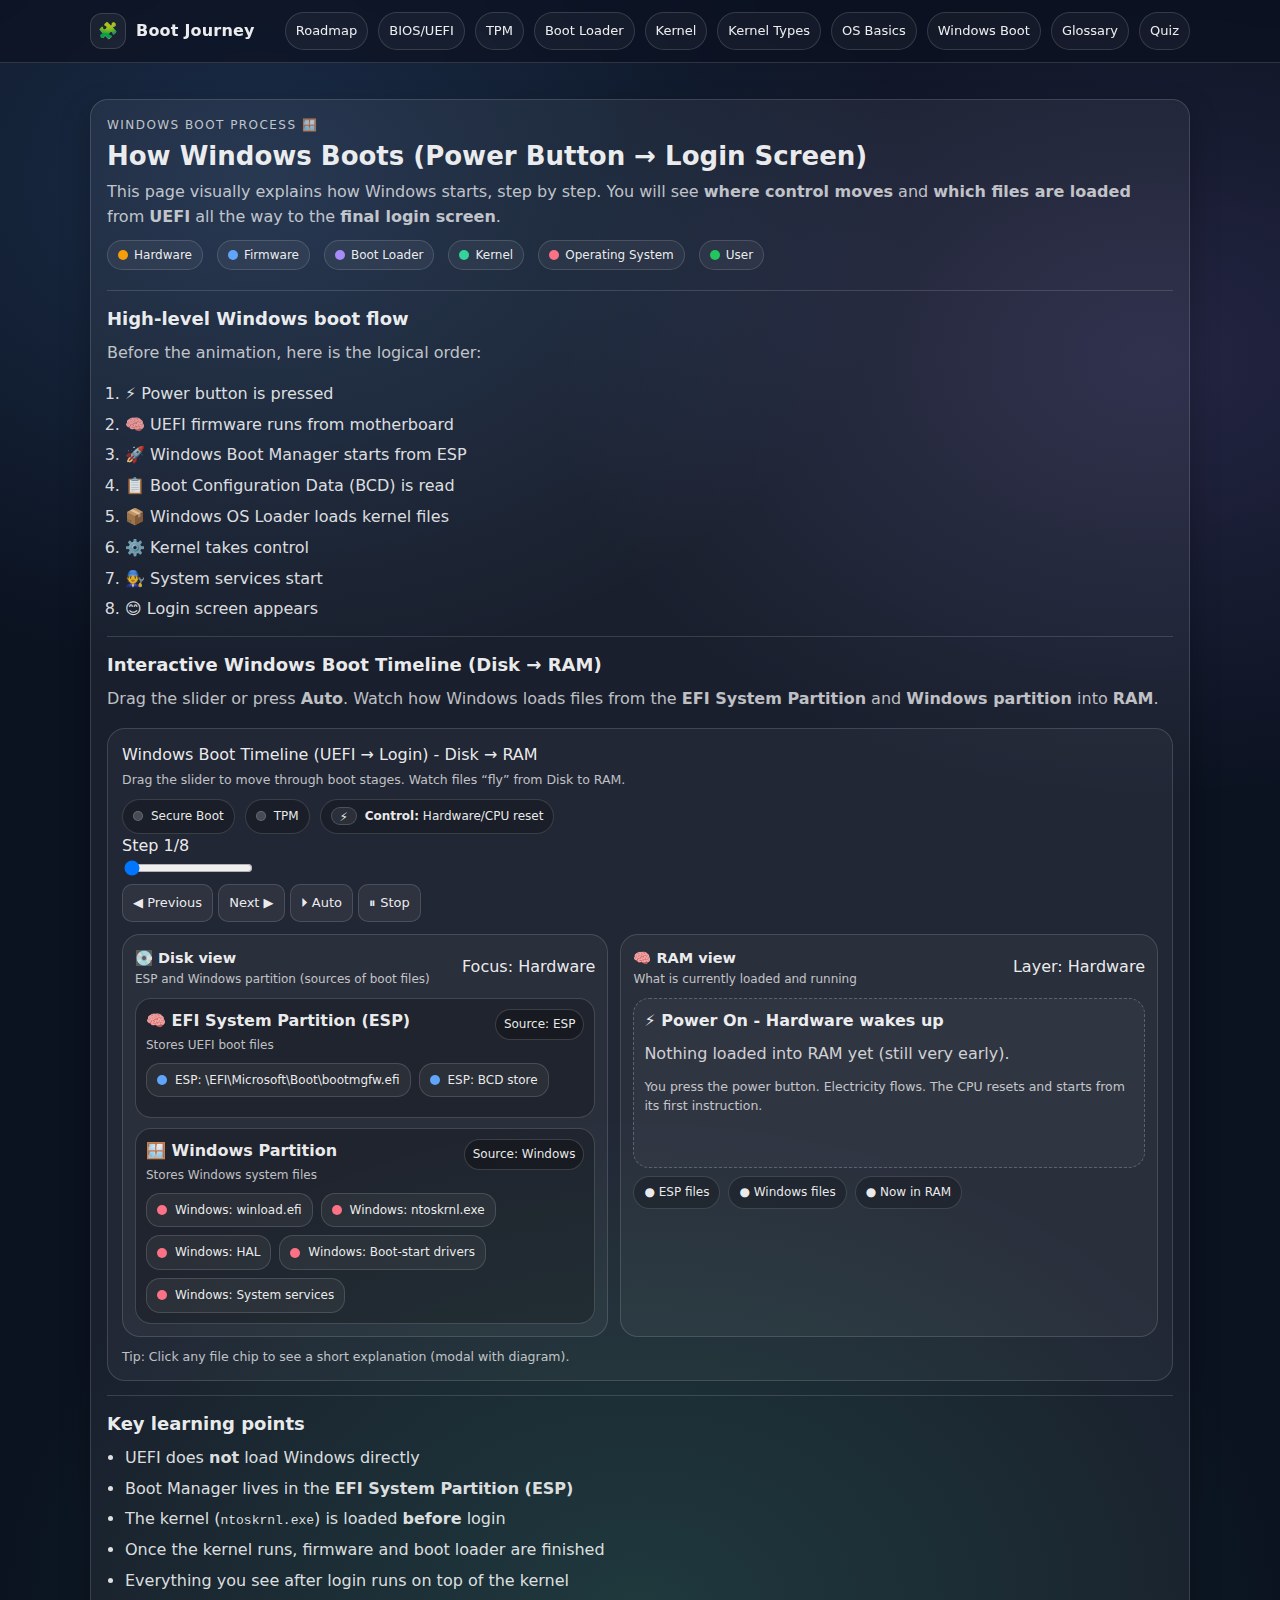
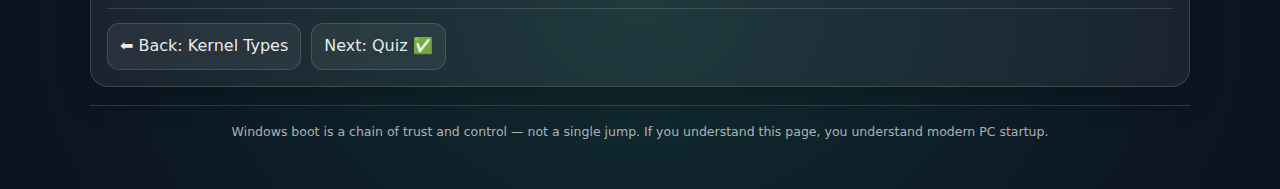
<file: windows-boot.html>
<!doctype html>
<html lang="en">
<head>
  <meta charset="utf-8" />
  <meta name="viewport" content="width=device-width, initial-scale=1" />
  <title>Boot Journey - Windows Boot Process</title>
  <link rel="stylesheet" href="assets/styles.css" />
</head>
<body>

<!-- ===================== TOP NAV ===================== -->
<header class="topbar">
  <div class="topbar-inner">
    <a class="brand" href="index.html">
      <div class="logo">🧩</div>
      <div>Boot Journey</div>
    </a>
    <nav class="nav" aria-label="Main navigation">
      <a data-nav href="index.html">Roadmap</a>
      <a data-nav href="bios-uefi.html">BIOS/UEFI</a>
      <a data-nav href="tpm.html">TPM</a>
      <a data-nav href="bootloader.html">Boot Loader</a>
      <a data-nav href="kernel.html">Kernel</a>
      <a data-nav href="kernel-types.html">Kernel Types</a>
      <a data-nav href="os-basics.html">OS Basics</a>
      <a data-nav href="windows-boot.html">Windows Boot</a>
      <a data-nav href="glossary.html">Glossary</a>
      <a data-nav href="quiz.html">Quiz</a>
    </nav>
  </div>
</header>

<!-- ===================== MAIN CONTENT ===================== -->
<main class="container">

  <!-- Breadcrumb -->
  <div class="breadcrumb" data-breadcrumb></div>

  <!-- ===================== INTRO CARD ===================== -->
  <section class="card">
    <p class="kicker">Windows Boot Process 🪟</p>
    <h1 class="h1">How Windows Boots (Power Button → Login Screen)</h1>

    <p class="lead">
      This page visually explains how Windows starts, step by step.
      You will see <b>where control moves</b> and <b>which files are loaded</b>
      from <b>UEFI</b> all the way to the <b>final login screen</b>.
    </p>

    <div class="badges">
      <span class="tag"><span class="dot hw"></span>Hardware</span>
      <span class="tag"><span class="dot fw"></span>Firmware</span>
      <span class="tag"><span class="dot bl"></span>Boot Loader</span>
      <span class="tag"><span class="dot k"></span>Kernel</span>
      <span class="tag"><span class="dot os"></span>Operating System</span>
      <span class="tag"><span class="dot user"></span>User</span>
    </div>

    <hr class="sep" />

    <!-- ===================== STATIC OVERVIEW ===================== -->
    <h2 class="h2">High-level Windows boot flow</h2>
    <p style="color: var(--muted); margin-top:0;">
      Before the animation, here is the logical order:
    </p>

    <ol class="list">
      <li>⚡ Power button is pressed</li>
      <li>🧠 UEFI firmware runs from motherboard</li>
      <li>🚀 Windows Boot Manager starts from ESP</li>
      <li>📋 Boot Configuration Data (BCD) is read</li>
      <li>📦 Windows OS Loader loads kernel files</li>
      <li>⚙️ Kernel takes control</li>
      <li>🧑‍🔧 System services start</li>
      <li>😊 Login screen appears</li>
    </ol>

    <hr class="sep" />

    <!-- ===================== INTERACTIVE TIMELINE ===================== -->
    <h2 class="h2">Interactive Windows Boot Timeline (Disk → RAM)</h2>
    <p style="color: var(--muted); margin-top:0;">
      Drag the slider or press <b>Auto</b>.
      Watch how Windows loads files from the <b>EFI System Partition</b> and
      <b>Windows partition</b> into <b>RAM</b>.
    </p>

    <!-- 🔴 THIS IS THE REQUIRED MOUNT POINT -->
    <section data-win-timeline-visual></section>

    <hr class="sep" />

    <!-- ===================== LEARNING NOTES ===================== -->
    <h2 class="h2">Key learning points</h2>
    <ul class="list">
      <li>UEFI does <b>not</b> load Windows directly</li>
      <li>Boot Manager lives in the <b>EFI System Partition (ESP)</b></li>
      <li>The kernel (<code>ntoskrnl.exe</code>) is loaded <b>before</b> login</li>
      <li>Once the kernel runs, firmware and boot loader are finished</li>
      <li>Everything you see after login runs on top of the kernel</li>
    </ul>

    <hr class="sep" />

    <!-- ===================== NAV BUTTONS ===================== -->
    <div class="btnrow">
      <a class="btn" href="kernel-types.html">⬅ Back: Kernel Types</a>
      <a class="btn" href="quiz.html">Next: Quiz ✅</a>
    </div>
  </section>

  <div class="footer">
    Windows boot is a chain of trust and control — not a single jump.  
    If you understand this page, you understand modern PC startup.
  </div>

</main>

<!-- ===================== BREADCRUMB CONFIG ===================== -->
<script>
  window.BC = [
    {label:"Home", href:"index.html"},
    {label:"Kernel Types", href:"kernel-types.html"},
    {label:"Windows Boot"}
  ];
</script>

<!-- ===================== MAIN JS ===================== -->
<script src="assets/app.js"></script>

</body>
</html>
</file>
<file: assets/styles.css>
/* ==========================================================
   Boot Journey - Shared Styles
   Beginner-friendly, mobile-first, accessible
   ========================================================== */

:root{
  --bg: #0b1220;
  --card: rgba(255,255,255,0.06);
  --card2: rgba(255,255,255,0.09);
  --text: rgba(255,255,255,0.92);
  --muted: rgba(255,255,255,0.72);
  --line: rgba(255,255,255,0.14);

  /* Layer colors (consistent across pages) */
  --hw:   #f59e0b; /* hardware */
  --fw:   #60a5fa; /* firmware */
  --bl:   #a78bfa; /* boot loader */
  --k:    #34d399; /* kernel */
  --os:   #fb7185; /* OS */
  --user: #22c55e; /* user */
  --focus: #fde68a;
}

*{ box-sizing: border-box; }
html, body { margin:0; padding:0; }
body{
  font-family: ui-sans-serif, system-ui, -apple-system, Segoe UI, Roboto, Arial, "Noto Sans", "Helvetica Neue", sans-serif;
  background: radial-gradient(1200px 900px at 20% 10%, rgba(96,165,250,0.18), transparent 55%),
              radial-gradient(1100px 800px at 90% 20%, rgba(167,139,250,0.16), transparent 55%),
              radial-gradient(1200px 900px at 50% 90%, rgba(52,211,153,0.14), transparent 55%),
              var(--bg);
  color: var(--text);
  line-height: 1.55;
}

a{ color: inherit; text-decoration: none; }
a:focus-visible, button:focus-visible{
  outline: 3px solid var(--focus);
  outline-offset: 3px;
  border-radius: 10px;
}

.container{
  width: min(1100px, 92vw);
  margin: 0 auto;
  padding: 18px 0 48px;
}

.topbar{
  position: sticky;
  top: 0;
  z-index: 20;
  backdrop-filter: blur(10px);
  background: rgba(10,16,30,0.65);
  border-bottom: 1px solid var(--line);
}

.topbar-inner{
  width: min(1100px, 92vw);
  margin: 0 auto;
  display:flex;
  align-items:center;
  justify-content: space-between;
  padding: 12px 0;
  gap: 12px;
}

.brand{
  display:flex;
  align-items:center;
  gap: 10px;
  font-weight: 800;
  letter-spacing: 0.2px;
}
.brand .logo{
  width: 36px;
  height: 36px;
  display:grid;
  place-items:center;
  border: 1px solid var(--line);
  background: rgba(255,255,255,0.06);
  border-radius: 12px;
}

.nav{
  display:flex;
  gap: 10px;
  flex-wrap: wrap;
  justify-content:flex-end;
}

.nav a{
  font-size: 13px;
  padding: 8px 10px;
  border: 1px solid var(--line);
  background: rgba(255,255,255,0.04);
  border-radius: 999px;
  transition: transform 160ms ease, background 160ms ease, border-color 160ms ease;
}
.nav a:hover{
  transform: translateY(-1px);
  background: rgba(255,255,255,0.07);
  border-color: rgba(255,255,255,0.22);
}
.nav a.active{
  background: rgba(255,255,255,0.10);
  border-color: rgba(255,255,255,0.30);
}

.breadcrumb{
  font-size: 12.5px;
  color: var(--muted);
  margin: 14px 0 18px;
}
.breadcrumb a{ color: rgba(255,255,255,0.84); text-decoration: underline; text-decoration-thickness: 1px; }
.breadcrumb .sep{ opacity: 0.65; margin: 0 6px; }

.hero{
  display:grid;
  grid-template-columns: 1.1fr 0.9fr;
  gap: 14px;
  align-items: stretch;
  margin-top: 12px;
}
@media (max-width: 860px){
  .hero{ grid-template-columns: 1fr; }
}

.card{
  border: 1px solid var(--line);
  background: var(--card);
  border-radius: 18px;
  padding: 16px;
  box-shadow: 0 12px 30px rgba(0,0,0,0.25);
}

.h1{
  font-size: 26px;
  line-height: 1.2;
  margin: 0 0 8px;
}
.lead{
  margin: 0;
  color: var(--muted);
}

.grid{
  display:grid;
  grid-template-columns: repeat(12, 1fr);
  gap: 12px;
  margin-top: 14px;
}
.col-12{ grid-column: span 12; }
.col-8{ grid-column: span 8; }
.col-6{ grid-column: span 6; }
.col-4{ grid-column: span 4; }

@media (max-width: 860px){
  .col-8, .col-6, .col-4{ grid-column: span 12; }
}

.badges{
  display:flex;
  flex-wrap: wrap;
  gap: 8px;
  margin-top: 10px;
}
.badge{
  font-size: 12px;
  padding: 6px 10px;
  border-radius: 999px;
  border: 1px solid var(--line);
  background: rgba(255,255,255,0.05);
}
.badge b{ font-weight: 800; }

hr.sep{
  border: 0;
  border-top: 1px solid var(--line);
  margin: 14px 0;
}

.kicker{
  font-size: 12px;
  letter-spacing: 0.12em;
  text-transform: uppercase;
  color: rgba(255,255,255,0.72);
  margin: 0 0 6px;
}

.h2{
  font-size: 18px;
  margin: 0 0 8px;
}
.h3{
  font-size: 15px;
  margin: 0 0 6px;
  color: rgba(255,255,255,0.92);
}

.list{
  margin: 0;
  padding-left: 18px;
  color: rgba(255,255,255,0.86);
}
.list li{ margin: 6px 0; }

.btnrow{
  display:flex;
  gap: 10px;
  flex-wrap: wrap;
  margin-top: 12px;
}
button, .btn{
  cursor: pointer;
  font: inherit;
  color: var(--text);
  background: rgba(255,255,255,0.06);
  border: 1px solid var(--line);
  border-radius: 12px;
  padding: 10px 12px;
  transition: transform 140ms ease, background 140ms ease, border-color 140ms ease;
}
button:hover, .btn:hover{
  transform: translateY(-1px);
  background: rgba(255,255,255,0.09);
  border-color: rgba(255,255,255,0.26);
}
button.small, .btn.small{
  padding: 8px 10px;
  border-radius: 10px;
  font-size: 13px;
}

/* Roadmap */
.roadmap{
  display:flex;
  align-items:center;
  flex-wrap: wrap;
  gap: 10px;
}
.stage{
  flex: 1 1 160px;
  min-width: 160px;
  border: 1px solid var(--line);
  background: rgba(255,255,255,0.05);
  border-radius: 16px;
  padding: 12px;
  transition: transform 160ms ease, background 160ms ease, border-color 160ms ease;
  position: relative;
  overflow: hidden;
}
.stage:hover{
  transform: translateY(-2px);
  background: rgba(255,255,255,0.08);
  border-color: rgba(255,255,255,0.28);
}
.stage .label{
  font-weight: 800;
  margin-top: 6px;
}
.stage .mini{
  font-size: 12.5px;
  color: var(--muted);
}
.stage .chip{
  position:absolute;
  top: 10px;
  right: 10px;
  font-size: 12px;
  padding: 5px 8px;
  border-radius: 999px;
  border: 1px solid var(--line);
  background: rgba(0,0,0,0.25);
}

.arrow{
  opacity: 0.7;
  font-size: 18px;
  margin: 0 2px;
}

/* Color-coded layer tags */
.tag{
  display:inline-flex;
  align-items:center;
  gap: 6px;
  font-size: 12px;
  padding: 5px 10px;
  border-radius: 999px;
  border: 1px solid var(--line);
  background: rgba(255,255,255,0.05);
  margin-right: 6px;
  margin-bottom: 6px;
}
.dot{
  width: 10px; height: 10px;
  border-radius: 999px;
  background: rgba(255,255,255,0.5);
}
.dot.hw{ background: var(--hw); }
.dot.fw{ background: var(--fw); }
.dot.bl{ background: var(--bl); }
.dot.k{ background: var(--k); }
.dot.os{ background: var(--os); }
.dot.user{ background: var(--user); }

/* Click-to-expand blocks */
.expander{
  border: 1px solid var(--line);
  background: rgba(255,255,255,0.04);
  border-radius: 14px;
  overflow: hidden;
}
.expander summary{
  list-style: none;
  cursor: pointer;
  padding: 12px 12px;
  font-weight: 800;
  display:flex;
  align-items:center;
  justify-content: space-between;
}
.expander summary::-webkit-details-marker{ display:none; }
.expander .content{
  padding: 0 12px 12px;
  color: rgba(255,255,255,0.86);
}
.chev{
  opacity: 0.75;
  transition: transform 160ms ease;
}
details[open] .chev{ transform: rotate(180deg); }

/* Tables */
.table{
  width:100%;
  border-collapse: collapse;
  font-size: 13.5px;
  overflow:hidden;
  border-radius: 14px;
  border: 1px solid var(--line);
}
.table th, .table td{
  padding: 10px;
  border-bottom: 1px solid rgba(255,255,255,0.10);
  vertical-align: top;
}
.table th{
  text-align:left;
  background: rgba(255,255,255,0.07);
}
.table tr:last-child td{ border-bottom: 0; }

/* Diagrams */
.diagram{
  border: 1px dashed rgba(255,255,255,0.22);
  background: rgba(255,255,255,0.03);
  border-radius: 16px;
  padding: 12px;
}
.diagram .hint{
  color: var(--muted);
  font-size: 12.5px;
  margin-top: 8px;
}

.diagram-grid{
  display:grid;
  grid-template-columns: repeat(12, 1fr);
  gap: 10px;
}
.node{
  grid-column: span 4;
  border: 1px solid var(--line);
  background: rgba(255,255,255,0.05);
  border-radius: 14px;
  padding: 10px;
  cursor: pointer;
  transition: transform 160ms ease, background 160ms ease, border-color 160ms ease;
  position: relative;
}
.node:hover{
  transform: translateY(-2px);
  background: rgba(255,255,255,0.08);
  border-color: rgba(255,255,255,0.26);
}
.node .title{ font-weight: 900; }
.node .sub{ font-size: 12.5px; color: var(--muted); margin-top: 4px; }

@media (max-width: 860px){
  .node{ grid-column: span 12; }
}

.pop{
  margin-top: 10px;
  border: 1px solid var(--line);
  background: rgba(0,0,0,0.25);
  border-radius: 14px;
  padding: 12px;
  display:none;
}
.pop.show{ display:block; }
.pop .pop-title{ font-weight: 900; margin-bottom: 6px; }
.pop .pop-text{ color: rgba(255,255,255,0.86); margin: 0; }

/* Tooltip */
.has-tip{
  border-bottom: 1px dotted rgba(255,255,255,0.55);
  cursor: help;
  position: relative;
}
.tip-bubble{
  position: fixed;
  z-index: 50;
  max-width: 280px;
  padding: 10px 10px;
  background: rgba(0,0,0,0.86);
  border: 1px solid rgba(255,255,255,0.18);
  color: rgba(255,255,255,0.92);
  border-radius: 12px;
  font-size: 12.5px;
  box-shadow: 0 16px 40px rgba(0,0,0,0.45);
  pointer-events: none;
  opacity: 0;
  transform: translateY(4px);
  transition: opacity 120ms ease, transform 120ms ease;
}
.tip-bubble.show{
  opacity: 1;
  transform: translateY(0);
}

/* Step player */
.stepper{
  display:flex;
  gap: 10px;
  flex-wrap: wrap;
  align-items:center;
}
.stepbox{
  border: 1px solid var(--line);
  background: rgba(255,255,255,0.04);
  border-radius: 14px;
  padding: 12px;
  min-height: 84px;
}
.stepbox .step-title{ font-weight: 900; margin: 0 0 6px; }
.stepbox .step-text{ margin: 0; color: rgba(255,255,255,0.86); }
.progress{
  height: 8px;
  border-radius: 999px;
  background: rgba(255,255,255,0.10);
  border: 1px solid rgba(255,255,255,0.12);
  overflow:hidden;
}
.progress > div{
  height: 100%;
  width: 0%;
  background: rgba(255,255,255,0.70);
  transition: width 250ms ease;
}

/* Footer */
.footer{
  margin-top: 18px;
  color: rgba(255,255,255,0.66);
  font-size: 12.5px;
  text-align:center;
  padding: 16px 0 0;
  border-top: 1px solid var(--line);
}
/* ==========================================================
   Windows Boot Timeline - Disk → RAM Visual Animation
   ========================================================== */

.bootviz{
  display:grid;
  grid-template-columns: 0.95fr 1.05fr;
  gap: 12px;
  margin-top: 12px;
}
@media (max-width: 860px){
  .bootviz{ grid-template-columns: 1fr; }
}

.panel{
  border: 1px solid var(--line);
  background: rgba(255,255,255,0.04);
  border-radius: 18px;
  padding: 12px;
  position: relative;
  overflow: hidden;
}

.panel-head{
  display:flex;
  align-items:center;
  justify-content: space-between;
  gap: 8px;
  margin-bottom: 10px;
}
.panel-head .title{
  font-weight: 900;
  font-size: 14.5px;
}
.panel-head .mini{
  font-size: 12px;
  color: var(--muted);
}

.disk{
  display:grid;
  gap: 10px;
}

.partition{
  border: 1px solid rgba(255,255,255,0.16);
  background: rgba(0,0,0,0.22);
  border-radius: 16px;
  padding: 10px;
  position: relative;
  min-height: 120px;
}

.partition.active{
  border-color: rgba(255,255,255,0.34);
  background: rgba(255,255,255,0.07);
}

.part-top{
  display:flex;
  align-items:flex-start;
  justify-content: space-between;
  gap: 10px;
  margin-bottom: 8px;
}
.part-name{
  font-weight: 900;
}
.part-sub{
  font-size: 12px;
  color: var(--muted);
  margin-top: 2px;
}
.part-tag{
  font-size: 12px;
  padding: 5px 8px;
  border-radius: 999px;
  border: 1px solid rgba(255,255,255,0.16);
  background: rgba(0,0,0,0.28);
  white-space: nowrap;
}

.filelist{
  display:flex;
  flex-wrap: wrap;
  gap: 8px;
  margin-top: 6px;
}

.filecard{
  font-size: 12px;
  padding: 7px 10px;
  border-radius: 14px;
  border: 1px solid rgba(255,255,255,0.14);
  background: rgba(255,255,255,0.05);
  display:inline-flex;
  align-items:center;
  gap: 8px;
  cursor: pointer;
  transition: transform 140ms ease, background 140ms ease, border-color 140ms ease;
  user-select: none;
}

.filecard:hover{
  transform: translateY(-1px);
  background: rgba(255,255,255,0.08);
  border-color: rgba(255,255,255,0.28);
}

.filebadge{
  width: 10px;
  height: 10px;
  border-radius: 999px;
  background: rgba(255,255,255,0.5);
}
.filebadge.esp{ background: var(--fw); }
.filebadge.win{ background: var(--os); }
.filebadge.ram{ background: var(--k); }

.ram{
  min-height: 260px;
}

.ram-zone{
  border: 1px dashed rgba(255,255,255,0.22);
  background: rgba(255,255,255,0.03);
  border-radius: 16px;
  padding: 10px;
  min-height: 170px;
  position: relative;
}

.ram-title{
  font-weight: 900;
  margin-bottom: 8px;
}

.ramlist{
  display:flex;
  flex-wrap: wrap;
  gap: 8px;
}

.ramhint{
  color: var(--muted);
  font-size: 12.5px;
  margin-top: 10px;
}

.fly-layer{
  position: absolute;
  inset: 0;
  pointer-events: none;
  overflow: hidden;
}

/* Flying animation element */
.fly{
  position: absolute;
  padding: 7px 10px;
  border-radius: 14px;
  border: 1px solid rgba(255,255,255,0.20);
  background: rgba(0,0,0,0.72);
  color: rgba(255,255,255,0.92);
  font-size: 12px;
  display:flex;
  align-items:center;
  gap: 8px;
  box-shadow: 0 18px 40px rgba(0,0,0,0.45);
  transform: translate3d(0,0,0);
  opacity: 0;
}

.fly.show{
  opacity: 1;
  transition: transform 720ms ease, opacity 160ms ease;
}

/* Timeline container (works with the earlier timeline styles too) */
.timeline{
  border: 1px solid var(--line);
  background: rgba(255,255,255,0.04);
  border-radius: 18px;
  padding: 14px;
}

/* Extra small legend */
.legend{
  display:flex;
  flex-wrap: wrap;
  gap: 8px;
  margin-top: 8px;
}
.legend .pill{
  font-size: 12px;
  padding: 6px 10px;
  border-radius: 999px;
  border: 1px solid rgba(255,255,255,0.14);
  background: rgba(0,0,0,0.22);
}
/* ==========================================================
   Upgrades for Windows Boot Timeline:
   - Secure Boot + TPM indicators
   - Control owner arrow/pill
   - Modal popups (replaces alert)
   ========================================================== */

/* Indicator strip */
.indicators{
  display:flex;
  gap: 10px;
  flex-wrap: wrap;
  margin-top: 10px;
}

.ind{
  display:inline-flex;
  align-items:center;
  gap: 8px;
  font-size: 12px;
  padding: 7px 10px;
  border-radius: 999px;
  border: 1px solid rgba(255,255,255,0.14);
  background: rgba(0,0,0,0.22);
}

.light{
  width: 10px;
  height: 10px;
  border-radius: 999px;
  background: rgba(255,255,255,0.20);
  border: 1px solid rgba(255,255,255,0.18);
  box-shadow: none;
}

.light.on{
  background: rgba(255,255,255,0.92);
  box-shadow: 0 0 0 4px rgba(255,255,255,0.12);
}

/* Make Secure Boot and TPM visually distinct when ON */
.light.sb.on{ background: rgba(96,165,250,0.95); box-shadow: 0 0 0 4px rgba(96,165,250,0.20); }
.light.tpm.on{ background: rgba(245,158,11,0.95); box-shadow: 0 0 0 4px rgba(245,158,11,0.20); }

/* Control owner */
.control-pill{
  display:inline-flex;
  align-items:center;
  gap: 8px;
  font-size: 12px;
  padding: 7px 10px;
  border-radius: 999px;
  border: 1px solid rgba(255,255,255,0.14);
  background: rgba(0,0,0,0.22);
}

.ctrl-badge{
  width: 26px;
  height: 18px;
  border-radius: 999px;
  border: 1px solid rgba(255,255,255,0.16);
  background: rgba(255,255,255,0.08);
  display:grid;
  place-items:center;
  font-size: 12px;
}

/* Modal (accessible, beginner-friendly) */
.modal-overlay{
  position: fixed;
  inset: 0;
  background: rgba(0,0,0,0.62);
  display: none;
  align-items: center;
  justify-content: center;
  padding: 18px;
  z-index: 100;
}

.modal-overlay.show{ display:flex; }

.modal{
  width: min(560px, 96vw);
  border: 1px solid rgba(255,255,255,0.18);
  background: rgba(10,16,30,0.92);
  border-radius: 18px;
  box-shadow: 0 22px 55px rgba(0,0,0,0.55);
  overflow: hidden;
}

.modal-head{
  display:flex;
  align-items:flex-start;
  justify-content: space-between;
  gap: 10px;
  padding: 14px 14px 10px;
  border-bottom: 1px solid rgba(255,255,255,0.12);
}

.modal-title{
  font-weight: 900;
  margin: 0;
  font-size: 15.5px;
}

.modal-body{
  padding: 12px 14px 14px;
  color: rgba(255,255,255,0.86);
}

.modal-close{
  padding: 8px 10px;
  border-radius: 12px;
  border: 1px solid rgba(255,255,255,0.16);
  background: rgba(255,255,255,0.06);
  cursor:pointer;
  color: rgba(255,255,255,0.90);
}
.modal-close:hover{
  background: rgba(255,255,255,0.10);
  border-color: rgba(255,255,255,0.28);
}
/* ==========================================================
   Modal mini diagram + "Where it lives" line
   ========================================================== */
.where{
  margin-top: 10px;
  padding: 10px 12px;
  border-radius: 14px;
  border: 1px solid rgba(255,255,255,0.14);
  background: rgba(255,255,255,0.05);
  font-size: 12.5px;
  color: rgba(255,255,255,0.88);
  display:flex;
  align-items:center;
  justify-content: space-between;
  gap: 10px;
  flex-wrap: wrap;
}
.where b{ font-weight: 900; }

.wtag{
  font-size: 12px;
  padding: 6px 10px;
  border-radius: 999px;
  border: 1px solid rgba(255,255,255,0.16);
  background: rgba(0,0,0,0.26);
}

.mini-diagram{
  margin-top: 10px;
  border-radius: 16px;
  border: 1px solid rgba(255,255,255,0.14);
  background: rgba(0,0,0,0.24);
  padding: 12px;
}

.mini-row{
  display:flex;
  gap: 10px;
  align-items:center;
  flex-wrap: wrap;
}

.node{
  border: 1px solid rgba(255,255,255,0.14);
  background: rgba(255,255,255,0.05);
  padding: 8px 10px;
  border-radius: 14px;
  font-size: 12.5px;
  display:flex;
  align-items:center;
  gap: 8px;
}

.node .n-dot{
  width: 10px;
  height: 10px;
  border-radius: 999px;
  background: rgba(255,255,255,0.4);
}
.node.esp .n-dot{ background: var(--fw); }
.node.win .n-dot{ background: var(--os); }
.node.ram .n-dot{ background: var(--k); }
.node.uefi .n-dot{ background: rgba(96,165,250,0.95); }

.arrow{
  color: rgba(255,255,255,0.75);
  font-weight: 900;
  font-size: 14px;
}

.mini-caption{
  margin-top: 10px;
  color: var(--muted);
  font-size: 12.5px;
  line-height: 1.4;
}
</file>
